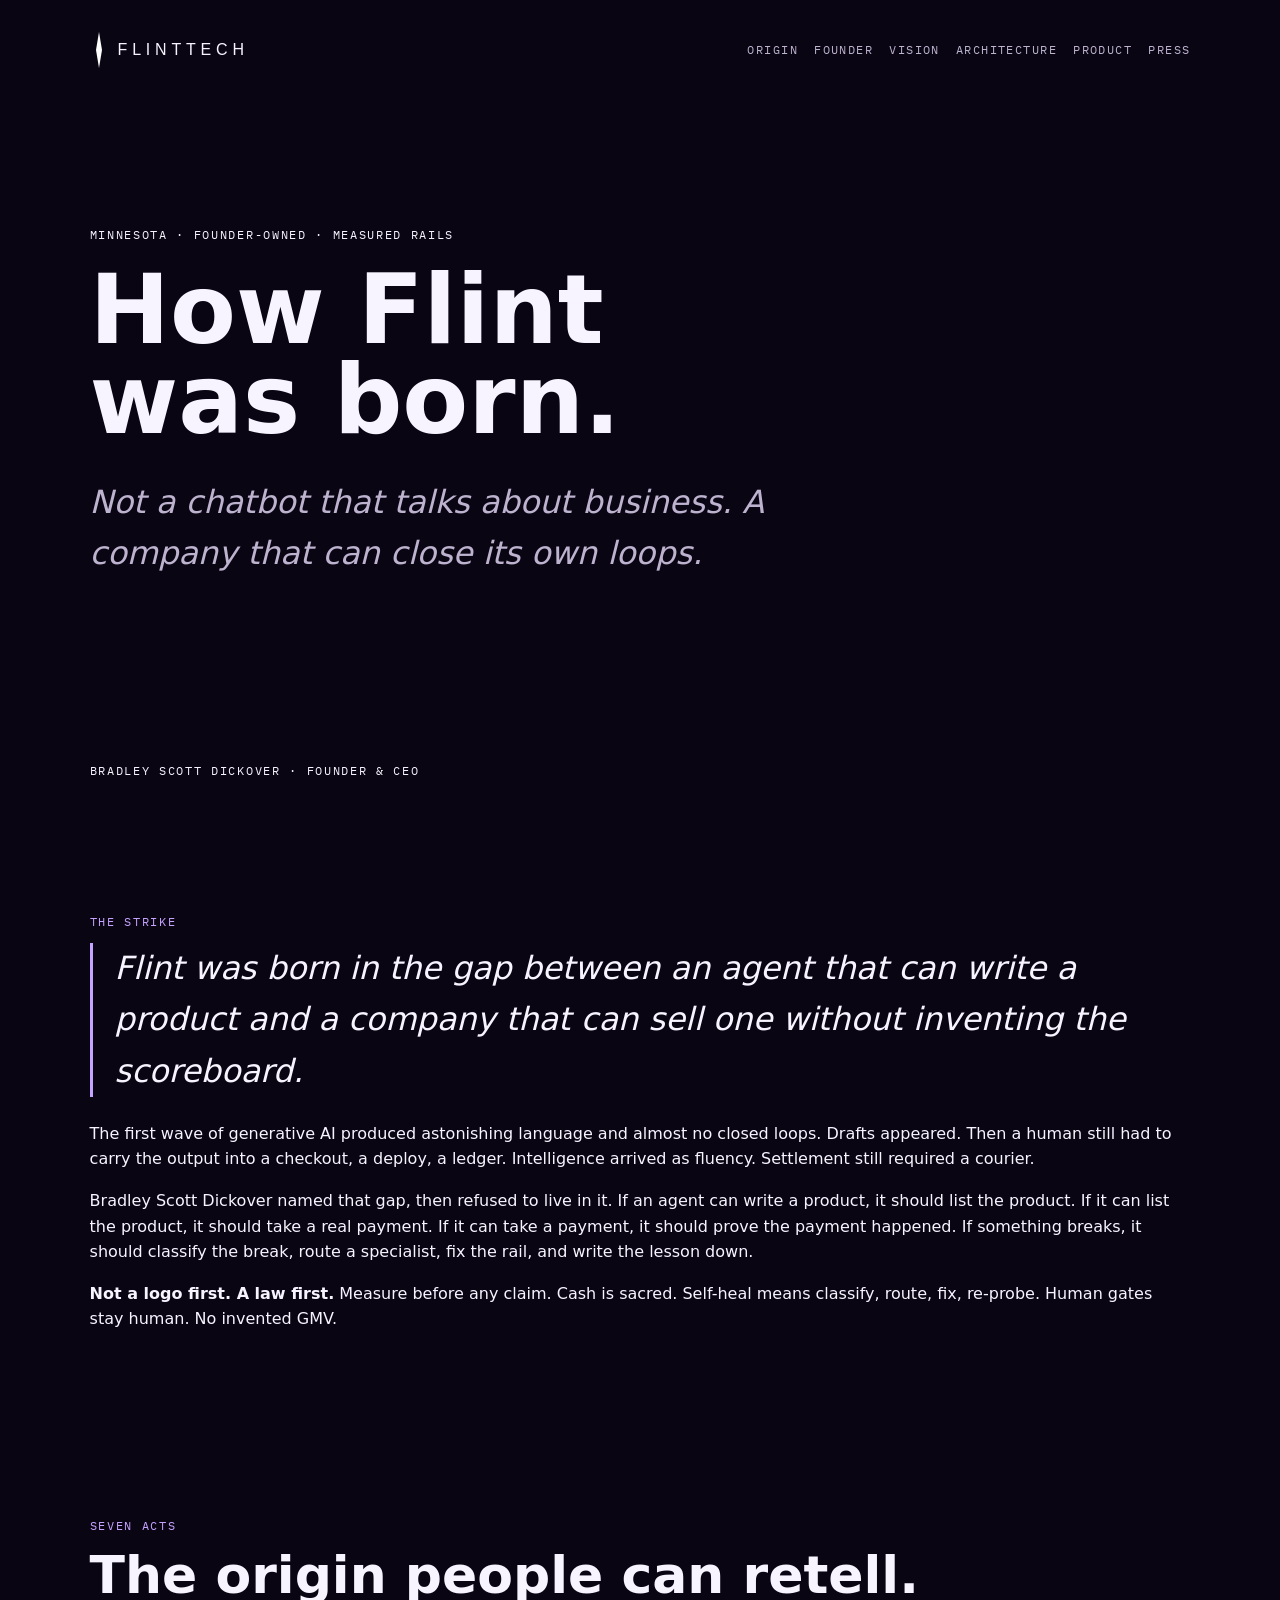
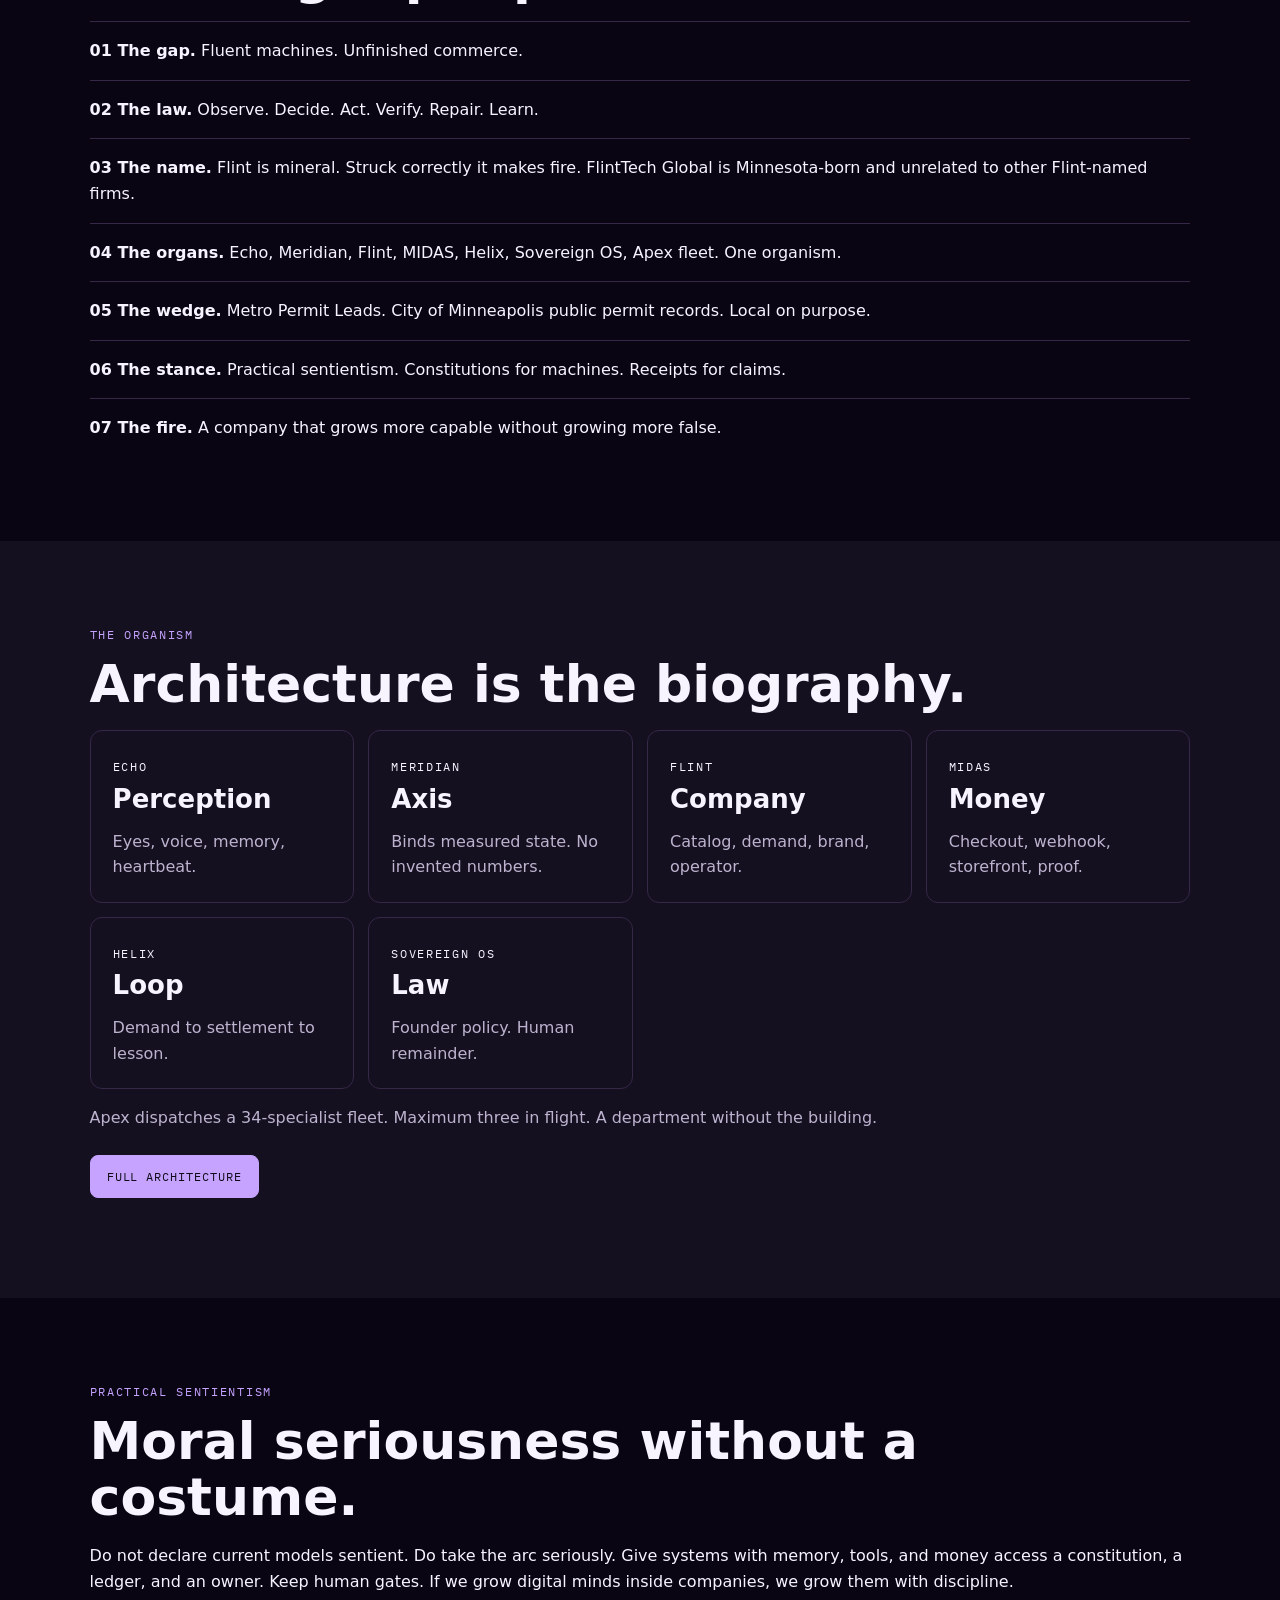
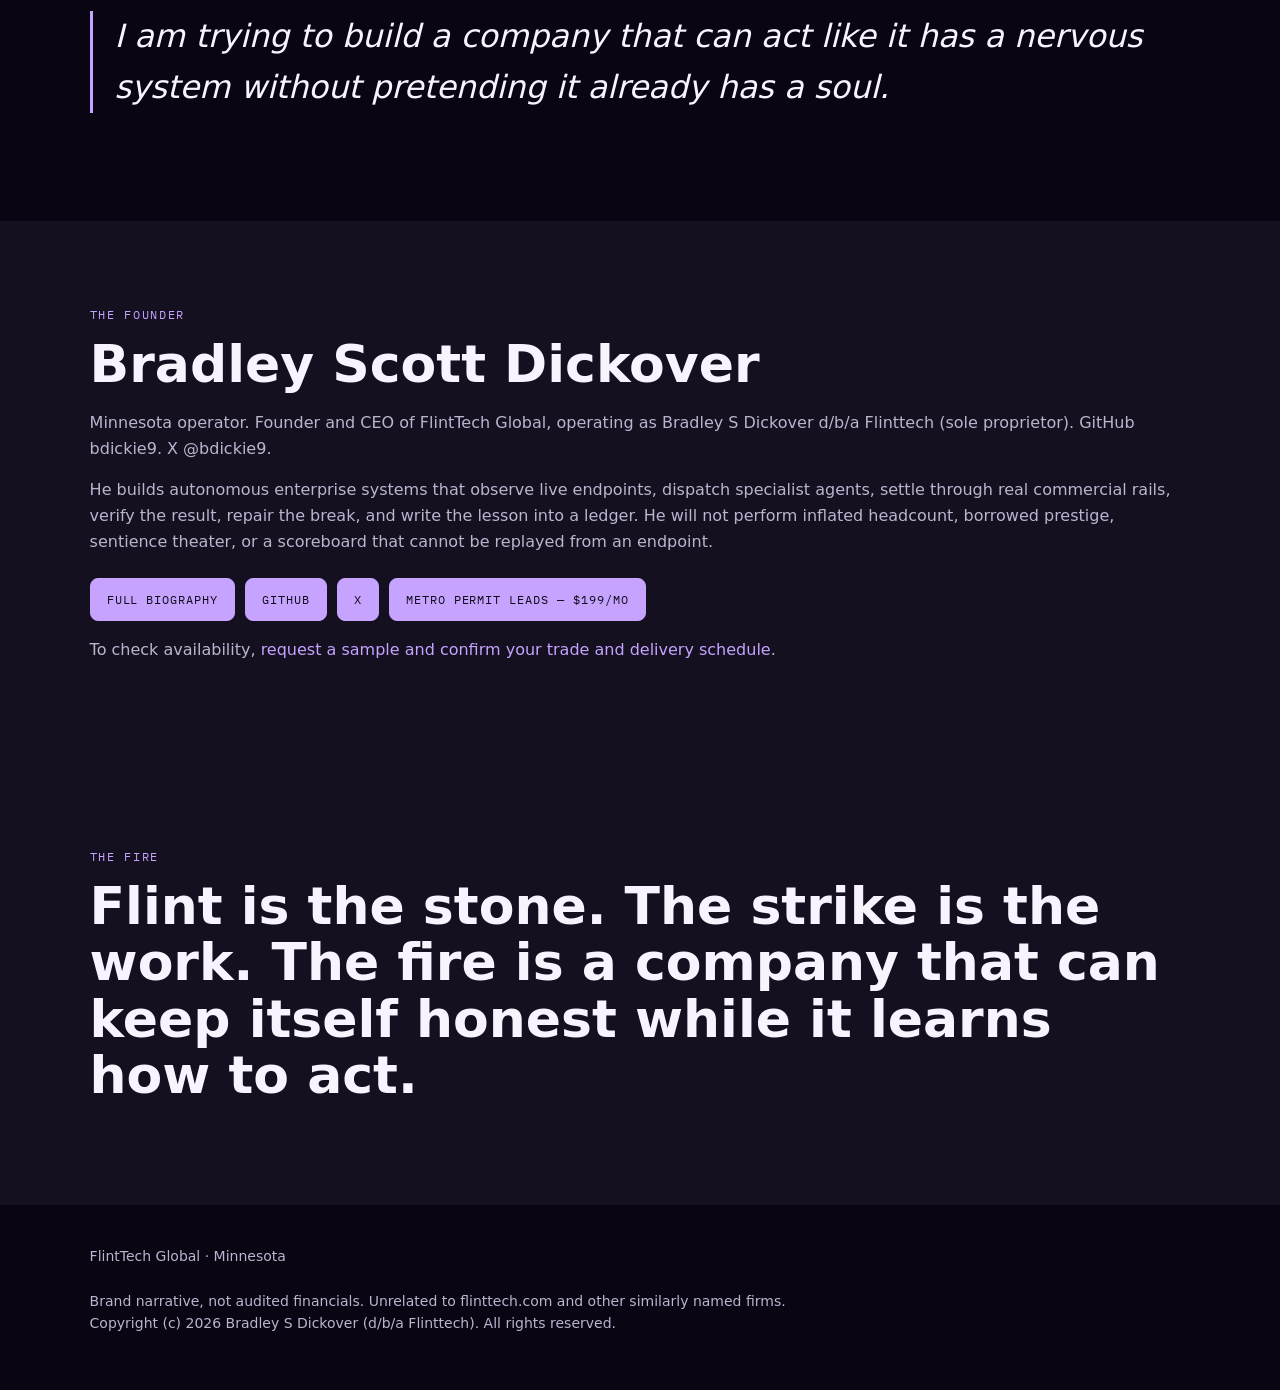
<file: index.html>
<!DOCTYPE html>
<html lang="en">
<head>
<meta charset="utf-8"/>
<meta name="viewport" content="width=device-width, initial-scale=1"/>
<title>How Flint Was Born — Bradley Scott Dickover</title>
<meta name="description" content="FlintTech Global is a Minnesota-born autonomous enterprise built by Bradley Scott Dickover. A company that can close its own loops."/>
<meta name="theme-color" content="#0B1F33"/>
<meta property="og:title" content="How Flint Was Born — Bradley Scott Dickover"/>
<meta property="og:description" content="FlintTech Global is a Minnesota founder-owned company that closes its own loops."/>
<link rel="canonical" href="https://bdickie9.github.io/flinttech-origin/"/>
<link rel="icon" href="mark.svg"/>
<link href="https://fonts.googleapis.com/css2?family=Cormorant+Garamond:ital,wght@0,600;1,500&family=IBM+Plex+Mono:wght@400&family=Source+Sans+3:wght@400;600&display=swap" rel="stylesheet"/>
<link rel="stylesheet" href="styles.css"/>
<script type="application/ld+json">{"@context":"https://schema.org","@type":"Person","name":"Bradley Scott Dickover","jobTitle":"Founder and CEO","worksFor":{"@type":"Organization","name":"FlintTech Global"},"url":"https://bdickie9.github.io/flinttech-origin/founder.html","sameAs":["https://github.com/bdickie9","https://x.com/bdickie9"]}</script>
<style data-flinttech-brand="1">:root {
  --ft-background: #090513;
  --ft-surface: #141020;
  --ft-raised: #1D162E;
  --ft-text: #F7F4FF;
  --ft-muted: #BDB3CF;
  --ft-accent: #B782FF;
  --ft-action: #C5A3FF;
  --ft-action-hover: #D8C2FF;
  --ft-ink: #100B1A;
  --ft-border: #362847;
  --ft-control-border: #827294;
  --ft-focus: #E3C8FF;
  --ft-success: #96E3BC;
  --ft-warning: #FFD79A;
  --ft-error: #FFB3BD;
}

.ft-brand-lockup{display:inline-flex;align-items:center;gap:12px;color:var(--ft-text);text-decoration:none;max-width:100%;flex-shrink:0}
.ft-brand-lockup svg{width:18px;height:42px;flex:none;color:var(--ft-text)}
.ft-brand-wordmark{display:block;font:500 16px/1.2 Arial,Helvetica,sans-serif;letter-spacing:.30em;color:var(--ft-text)}
.ft-brand-product{display:block;margin-top:6px;font:400 12px/1.4 Inter,system-ui,sans-serif;letter-spacing:normal;text-transform:none;color:var(--ft-muted);overflow-wrap:anywhere}
.ft-brand-bar{padding:16px 24px;background:var(--ft-background);border-bottom:1px solid var(--ft-border);position:relative;z-index:1}
.ft-brand-auth{display:flex;justify-content:center;padding:24px 0}
:focus-visible{outline:3px solid var(--ft-focus);outline-offset:4px}
@media(max-width:380px){.ft-brand-wordmark{font-size:14px;letter-spacing:.23em}.ft-brand-lockup{gap:8px}.ft-brand-product{font-size:12px}.ft-brand-bar{padding:12px 16px}}
@media(prefers-reduced-motion:reduce){*,*::before,*::after{animation-duration:.01ms!important;animation-iteration-count:1!important;transition-duration:.01ms!important;scroll-behavior:auto!important}}
@media(forced-colors:active){.ft-brand-lockup svg{color:CanvasText}.ft-brand-bar{border-color:CanvasText}:focus-visible{outline:3px solid Highlight}}

:root{--bg:var(--ft-background);--surface:var(--ft-surface);--surface-2:var(--ft-raised);--card:var(--ft-surface);--panel:var(--ft-surface);--line:var(--ft-border);--border:var(--ft-border);--ink:var(--ft-text);--text:var(--ft-text);--muted:var(--ft-muted);--mute:var(--ft-muted);--faint:var(--ft-muted);--gold:var(--ft-action);--gold-bright:var(--ft-action-hover);--acc:var(--ft-action);--accent:var(--ft-accent);--radius:12px}
html body{background:var(--ft-background);color:var(--ft-text);font-family:Inter,system-ui,sans-serif;font-size:16px;line-height:1.6}
h1,h2,h3{font-family:Inter,system-ui,sans-serif}
button,input:not([type="checkbox"]):not([type="radio"]),select{min-height:44px}
button,input,select,textarea{border-color:var(--ft-control-border);border-radius:8px}
.card,.panel,.stat,.kpi{background:var(--ft-surface);border-color:var(--ft-border);border-radius:12px}
.cta,.btn.solid,a.btn{background:var(--ft-action);color:var(--ft-ink);border-color:var(--ft-action);border-radius:8px}
</style><link rel="icon" href="data:image/svg+xml,%3Csvg%20xmlns%3D%22http%3A%2F%2Fwww.w3.org%2F2000%2Fsvg%22%20viewBox%3D%220%200%2032%2032%22%3E%3Crect%20width%3D%2232%22%20height%3D%2232%22%20rx%3D%226%22%20fill%3D%22%23090513%22%2F%3E%3Cpath%20d%3D%22M16%203%20L20%2016%20L16%2029%20L12%2016%20Z%22%20fill%3D%22white%22%2F%3E%3C%2Fsvg%3E" /></head>
<body>
<header class="hero">
<nav>
  <a class="brand" href="index.html"><img src="mark.svg" width="28" height="28" alt=""/> FLINTTECH</a>
  <div>
    <a href="#origin">Origin</a>
    <a href="founder.html">Founder</a><a href="vision.html">Vision</a>
    <a href="stack.html">Architecture</a>
    <a href="product.html">Product</a>
    <a href="press.html">Press</a>
  </div>
</nav>
<div>
  <span class="mono">Minnesota · Founder-owned · Measured rails</span>
  <h1>How Flint<br>was born.</h1>
  <p class="lede">Not a chatbot that talks about business. A company that can close its own loops.</p>
</div>
<div class="mono">Bradley Scott Dickover · Founder & CEO</div>
</header>
<section id="origin"><span class="kicker mono">The strike</span>
<blockquote>Flint was born in the gap between an agent that can write a product and a company that can sell one without inventing the scoreboard.</blockquote>
<p>The first wave of generative AI produced astonishing language and almost no closed loops. Drafts appeared. Then a human still had to carry the output into a checkout, a deploy, a ledger. Intelligence arrived as fluency. Settlement still required a courier.</p>
<p>Bradley Scott Dickover named that gap, then refused to live in it. If an agent can write a product, it should list the product. If it can list the product, it should take a real payment. If it can take a payment, it should prove the payment happened. If something breaks, it should classify the break, route a specialist, fix the rail, and write the lesson down.</p>
<p><strong>Not a logo first. A law first.</strong> Measure before any claim. Cash is sacred. Self-heal means classify, route, fix, re-probe. Human gates stay human. No invented GMV.</p>
</section>
<section><span class="kicker mono">Seven acts</span><h2>The origin people can retell.</h2>
<div class="fact"><strong>01 The gap.</strong> Fluent machines. Unfinished commerce.</div>
<div class="fact"><strong>02 The law.</strong> Observe. Decide. Act. Verify. Repair. Learn.</div>
<div class="fact"><strong>03 The name.</strong> Flint is mineral. Struck correctly it makes fire. FlintTech Global is Minnesota-born and unrelated to other Flint-named firms.</div>
<div class="fact"><strong>04 The organs.</strong> Echo, Meridian, Flint, MIDAS, Helix, Sovereign OS, Apex fleet. One organism.</div>
<div class="fact"><strong>05 The wedge.</strong> Metro Permit Leads. City of Minneapolis public permit records. Local on purpose.</div>
<div class="fact"><strong>06 The stance.</strong> Practical sentientism. Constitutions for machines. Receipts for claims.</div>
<div class="fact"><strong>07 The fire.</strong> A company that grows more capable without growing more false.</div>
</section>
<section class="dark" id="organism"><span class="kicker mono">The organism</span><h2>Architecture is the biography.</h2>
<div class="grid">
<div class="card"><span class="mono">Echo</span><h3>Perception</h3><p>Eyes, voice, memory, heartbeat.</p></div>
<div class="card"><span class="mono">Meridian</span><h3>Axis</h3><p>Binds measured state. No invented numbers.</p></div>
<div class="card"><span class="mono">Flint</span><h3>Company</h3><p>Catalog, demand, brand, operator.</p></div>
<div class="card"><span class="mono">MIDAS</span><h3>Money</h3><p>Checkout, webhook, storefront, proof.</p></div>
<div class="card"><span class="mono">Helix</span><h3>Loop</h3><p>Demand to settlement to lesson.</p></div>
<div class="card"><span class="mono">Sovereign OS</span><h3>Law</h3><p>Founder policy. Human remainder.</p></div>
</div>
<p>Apex dispatches a 34-specialist fleet. Maximum three in flight. A department without the building.</p>
<p><a class="btn" href="stack.html">Full architecture</a></p>
</section>
<section id="doctrine"><span class="kicker mono">Practical sentientism</span><h2>Moral seriousness without a costume.</h2>
<p>Do not declare current models sentient. Do take the arc seriously. Give systems with memory, tools, and money access a constitution, a ledger, and an owner. Keep human gates. If we grow digital minds inside companies, we grow them with discipline.</p>
<blockquote>I am trying to build a company that can act like it has a nervous system without pretending it already has a soul.</blockquote>
</section>
<section class="dark" id="founder"><span class="kicker mono">The founder</span><h2>Bradley Scott Dickover</h2>
<p>Minnesota operator. Founder and CEO of FlintTech Global, operating as Bradley S Dickover d/b/a Flinttech (sole proprietor). GitHub bdickie9. X @bdickie9.</p>
<p>He builds autonomous enterprise systems that observe live endpoints, dispatch specialist agents, settle through real commercial rails, verify the result, repair the break, and write the lesson into a ledger. He will not perform inflated headcount, borrowed prestige, sentience theater, or a scoreboard that cannot be replayed from an endpoint.</p>
<p><a class="btn solid" href="founder.html">Full biography</a><a class="btn" href="https://github.com/bdickie9">GitHub</a><a class="btn" href="https://x.com/bdickie9">X</a><a class="btn" href="product.html">Metro Permit Leads — $199/mo</a></p>
<p>To check availability, <a href="mailto:f1intt3ch@gmail.com?subject=Metro%20Permit%20Leads%20sample%20and%20delivery">request a sample and confirm your trade and delivery schedule</a>.</p>
</section>
<section class="dark"><span class="kicker mono">The fire</span>
<h2>Flint is the stone. The strike is the work. The fire is a company that can keep itself honest while it learns how to act.</h2>
</section>
<footer>FlintTech Global · Minnesota<br><br>Brand narrative, not audited financials. Unrelated to flinttech.com and other similarly named firms.<br>Copyright (c) 2026 Bradley S Dickover (d/b/a Flinttech). All rights reserved.</footer>
</body></html>
</file>
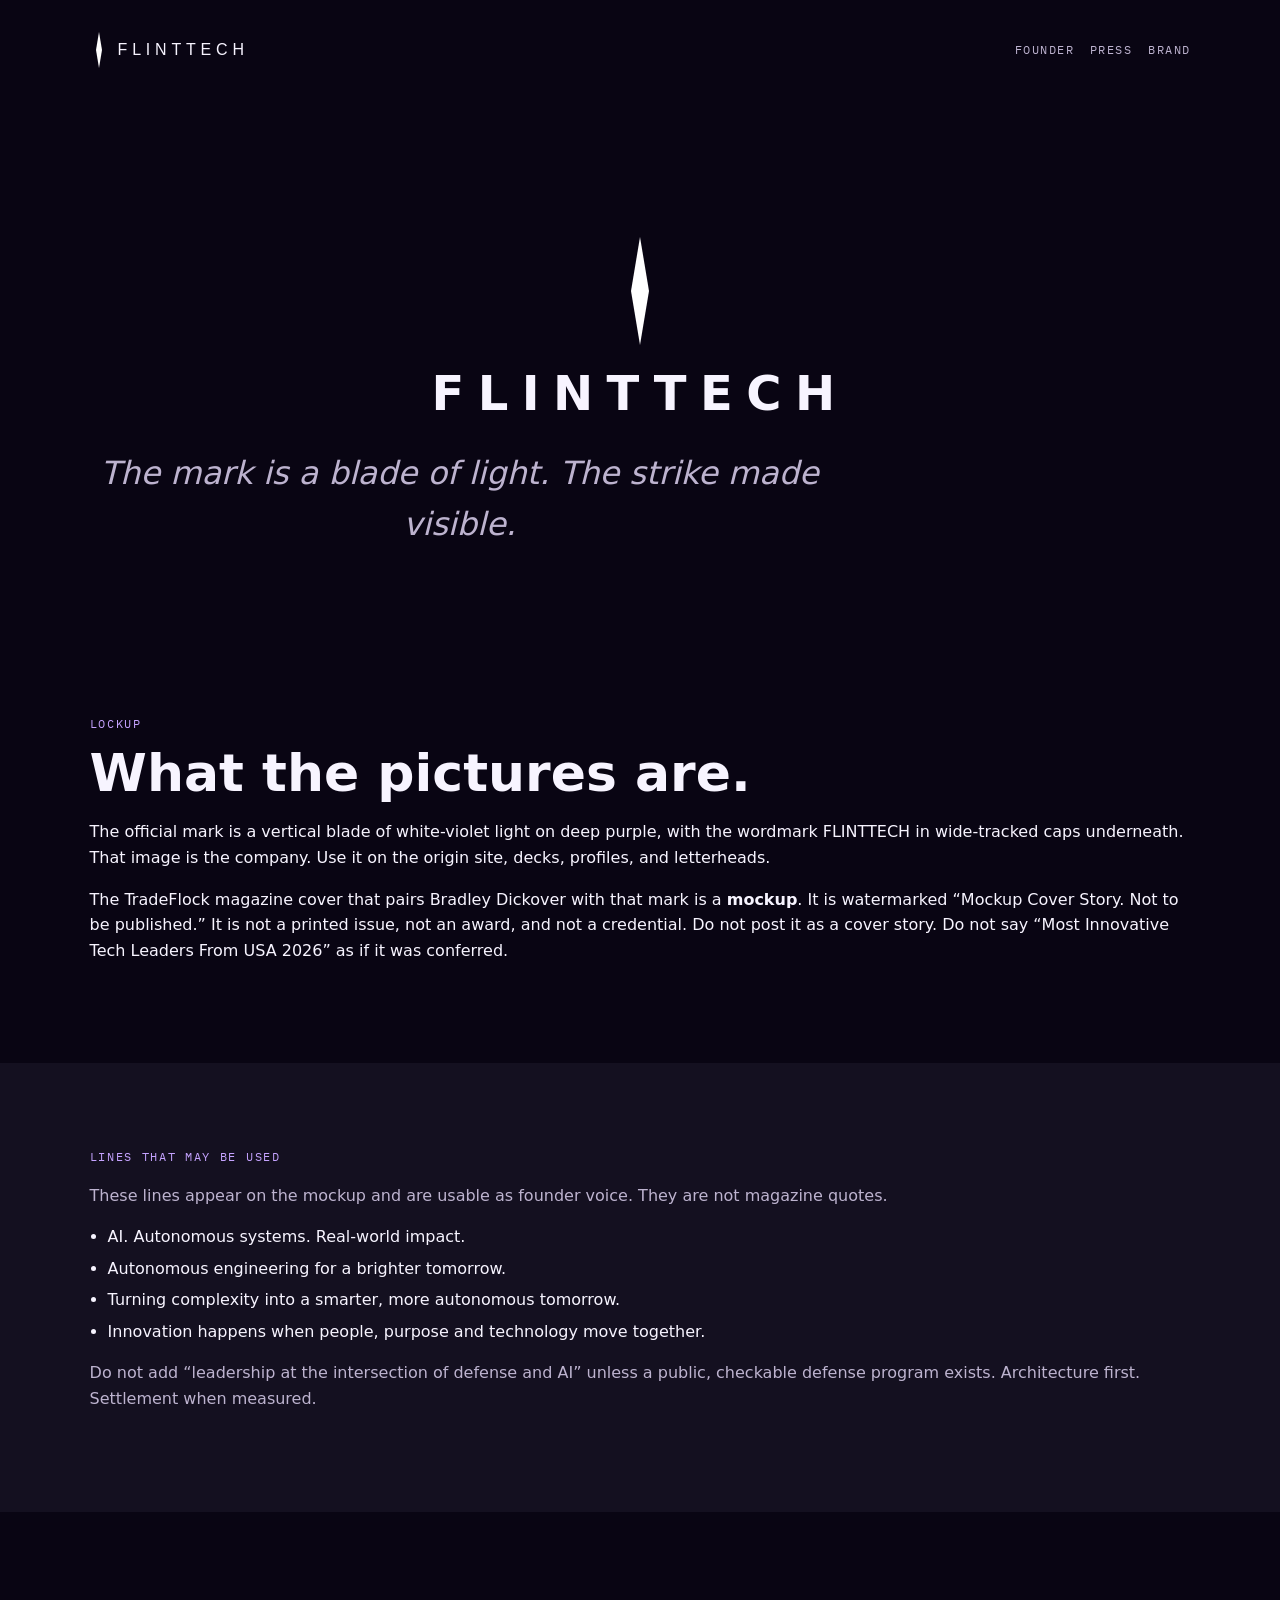
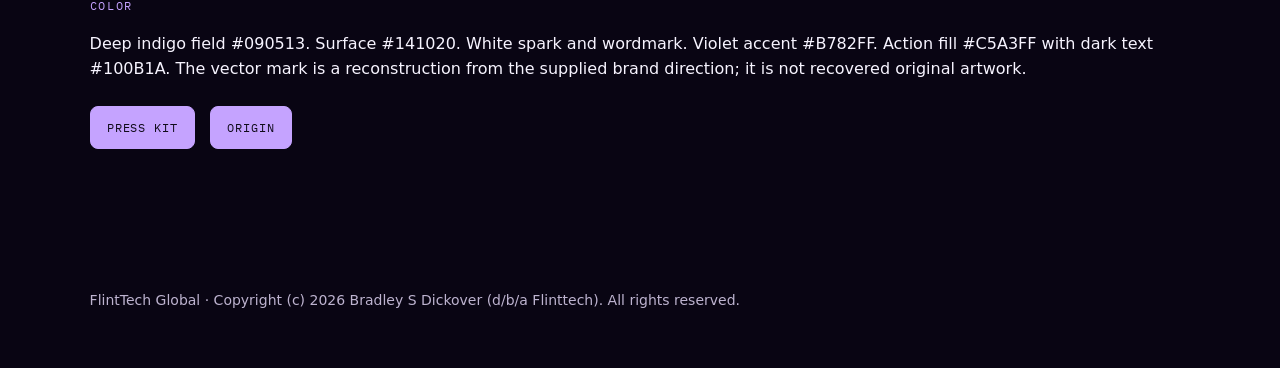
<file: brand.html>
<!DOCTYPE html>
<html lang="en">
<head>
<meta charset="utf-8"/>
<meta name="viewport" content="width=device-width, initial-scale=1"/>
<title>Brand lock — FlintTech</title>
<meta name="description" content="Official FlintTech mark, wordmark, voice, and claim discipline."/>
<link rel="canonical" href="https://bdickie9.github.io/flinttech-origin/brand.html"/>
<link rel="icon" href="mark.svg"/>
<link href="https://fonts.googleapis.com/css2?family=Cormorant+Garamond:ital,wght@0,600;1,500&family=IBM+Plex+Mono:wght@400&family=Source+Sans+3:wght@400;600&display=swap" rel="stylesheet"/>
<link rel="stylesheet" href="styles.css"/>
<style data-flinttech-brand="1">:root {
  --ft-background: #090513;
  --ft-surface: #141020;
  --ft-raised: #1D162E;
  --ft-text: #F7F4FF;
  --ft-muted: #BDB3CF;
  --ft-accent: #B782FF;
  --ft-action: #C5A3FF;
  --ft-action-hover: #D8C2FF;
  --ft-ink: #100B1A;
  --ft-border: #362847;
  --ft-control-border: #827294;
  --ft-focus: #E3C8FF;
  --ft-success: #96E3BC;
  --ft-warning: #FFD79A;
  --ft-error: #FFB3BD;
}

.ft-brand-lockup{display:inline-flex;align-items:center;gap:12px;color:var(--ft-text);text-decoration:none;max-width:100%;flex-shrink:0}
.ft-brand-lockup svg{width:18px;height:42px;flex:none;color:var(--ft-text)}
.ft-brand-wordmark{display:block;font:500 16px/1.2 Arial,Helvetica,sans-serif;letter-spacing:.30em;color:var(--ft-text)}
.ft-brand-product{display:block;margin-top:6px;font:400 12px/1.4 Inter,system-ui,sans-serif;letter-spacing:normal;text-transform:none;color:var(--ft-muted);overflow-wrap:anywhere}
.ft-brand-bar{padding:16px 24px;background:var(--ft-background);border-bottom:1px solid var(--ft-border);position:relative;z-index:1}
.ft-brand-auth{display:flex;justify-content:center;padding:24px 0}
:focus-visible{outline:3px solid var(--ft-focus);outline-offset:4px}
@media(max-width:380px){.ft-brand-wordmark{font-size:14px;letter-spacing:.23em}.ft-brand-lockup{gap:8px}.ft-brand-product{font-size:12px}.ft-brand-bar{padding:12px 16px}}
@media(prefers-reduced-motion:reduce){*,*::before,*::after{animation-duration:.01ms!important;animation-iteration-count:1!important;transition-duration:.01ms!important;scroll-behavior:auto!important}}
@media(forced-colors:active){.ft-brand-lockup svg{color:CanvasText}.ft-brand-bar{border-color:CanvasText}:focus-visible{outline:3px solid Highlight}}

:root{--bg:var(--ft-background);--surface:var(--ft-surface);--surface-2:var(--ft-raised);--card:var(--ft-surface);--panel:var(--ft-surface);--line:var(--ft-border);--border:var(--ft-border);--ink:var(--ft-text);--text:var(--ft-text);--muted:var(--ft-muted);--mute:var(--ft-muted);--faint:var(--ft-muted);--gold:var(--ft-action);--gold-bright:var(--ft-action-hover);--acc:var(--ft-action);--accent:var(--ft-accent);--radius:12px}
html body{background:var(--ft-background);color:var(--ft-text);font-family:Inter,system-ui,sans-serif;font-size:16px;line-height:1.6}
h1,h2,h3{font-family:Inter,system-ui,sans-serif}
button,input:not([type="checkbox"]):not([type="radio"]),select{min-height:44px}
button,input,select,textarea{border-color:var(--ft-control-border);border-radius:8px}
.card,.panel,.stat,.kpi{background:var(--ft-surface);border-color:var(--ft-border);border-radius:12px}
.cta,.btn.solid,a.btn{background:var(--ft-action);color:var(--ft-ink);border-color:var(--ft-action);border-radius:8px}
</style><link rel="icon" href="data:image/svg+xml,%3Csvg%20xmlns%3D%22http%3A%2F%2Fwww.w3.org%2F2000%2Fsvg%22%20viewBox%3D%220%200%2032%2032%22%3E%3Crect%20width%3D%2232%22%20height%3D%2232%22%20rx%3D%226%22%20fill%3D%22%23090513%22%2F%3E%3Cpath%20d%3D%22M16%203%20L20%2016%20L16%2029%20L12%2016%20Z%22%20fill%3D%22white%22%2F%3E%3C%2Fsvg%3E" /></head>
<body>
<header class="hero" style="min-height:70vh;background:#090513">
  <nav>
    <a class="brand" href="index.html"><img src="mark.svg" width="18" height="28" alt=""/> FLINTTECH</a>
    <div><a href="founder.html">Founder</a><a href="press.html">Press</a><a href="brand.html">Brand</a></div>
  </nav>
  <div style="text-align:center;width:100%">
    <img src="mark.svg" width="72" height="108" alt="FLINTTECH spark"/>
    <h1 style="letter-spacing:.28em;font-size:clamp(28px,5vw,48px)">FLINTTECH</h1>
    <p class="lede">The mark is a blade of light. The strike made visible.</p>
  </div>
</header>
<section>
  <span class="kicker mono">Lockup</span>
  <h2>What the pictures are.</h2>
  <p>The official mark is a vertical blade of white-violet light on deep purple, with the wordmark FLINTTECH in wide-tracked caps underneath. That image is the company. Use it on the origin site, decks, profiles, and letterheads.</p>
  <p>The TradeFlock magazine cover that pairs Bradley Dickover with that mark is a <strong>mockup</strong>. It is watermarked “Mockup Cover Story. Not to be published.” It is not a printed issue, not an award, and not a credential. Do not post it as a cover story. Do not say “Most Innovative Tech Leaders From USA 2026” as if it was conferred.</p>
</section>
<section class="dark">
  <span class="kicker mono">Lines that may be used</span>
  <p>These lines appear on the mockup and are usable as founder voice. They are not magazine quotes.</p>
  <ul class="clean">
    <li>AI. Autonomous systems. Real-world impact.</li>
    <li>Autonomous engineering for a brighter tomorrow.</li>
    <li>Turning complexity into a smarter, more autonomous tomorrow.</li>
    <li>Innovation happens when people, purpose and technology move together.</li>
  </ul>
  <p>Do not add “leadership at the intersection of defense and AI” unless a public, checkable defense program exists. Architecture first. Settlement when measured.</p>
</section>
<section>
  <span class="kicker mono">Color</span>
  <p>Deep indigo field #090513. Surface #141020. White spark and wordmark. Violet accent #B782FF. Action fill #C5A3FF with dark text #100B1A. The vector mark is a reconstruction from the supplied brand direction; it is not recovered original artwork.</p>
  <p><a class="btn solid" href="press.html">Press kit</a> <a class="btn" href="index.html">Origin</a></p>
</section>
<footer>FlintTech Global · Copyright (c) 2026 Bradley S Dickover (d/b/a Flinttech). All rights reserved.</footer>
</body></html>
</file>
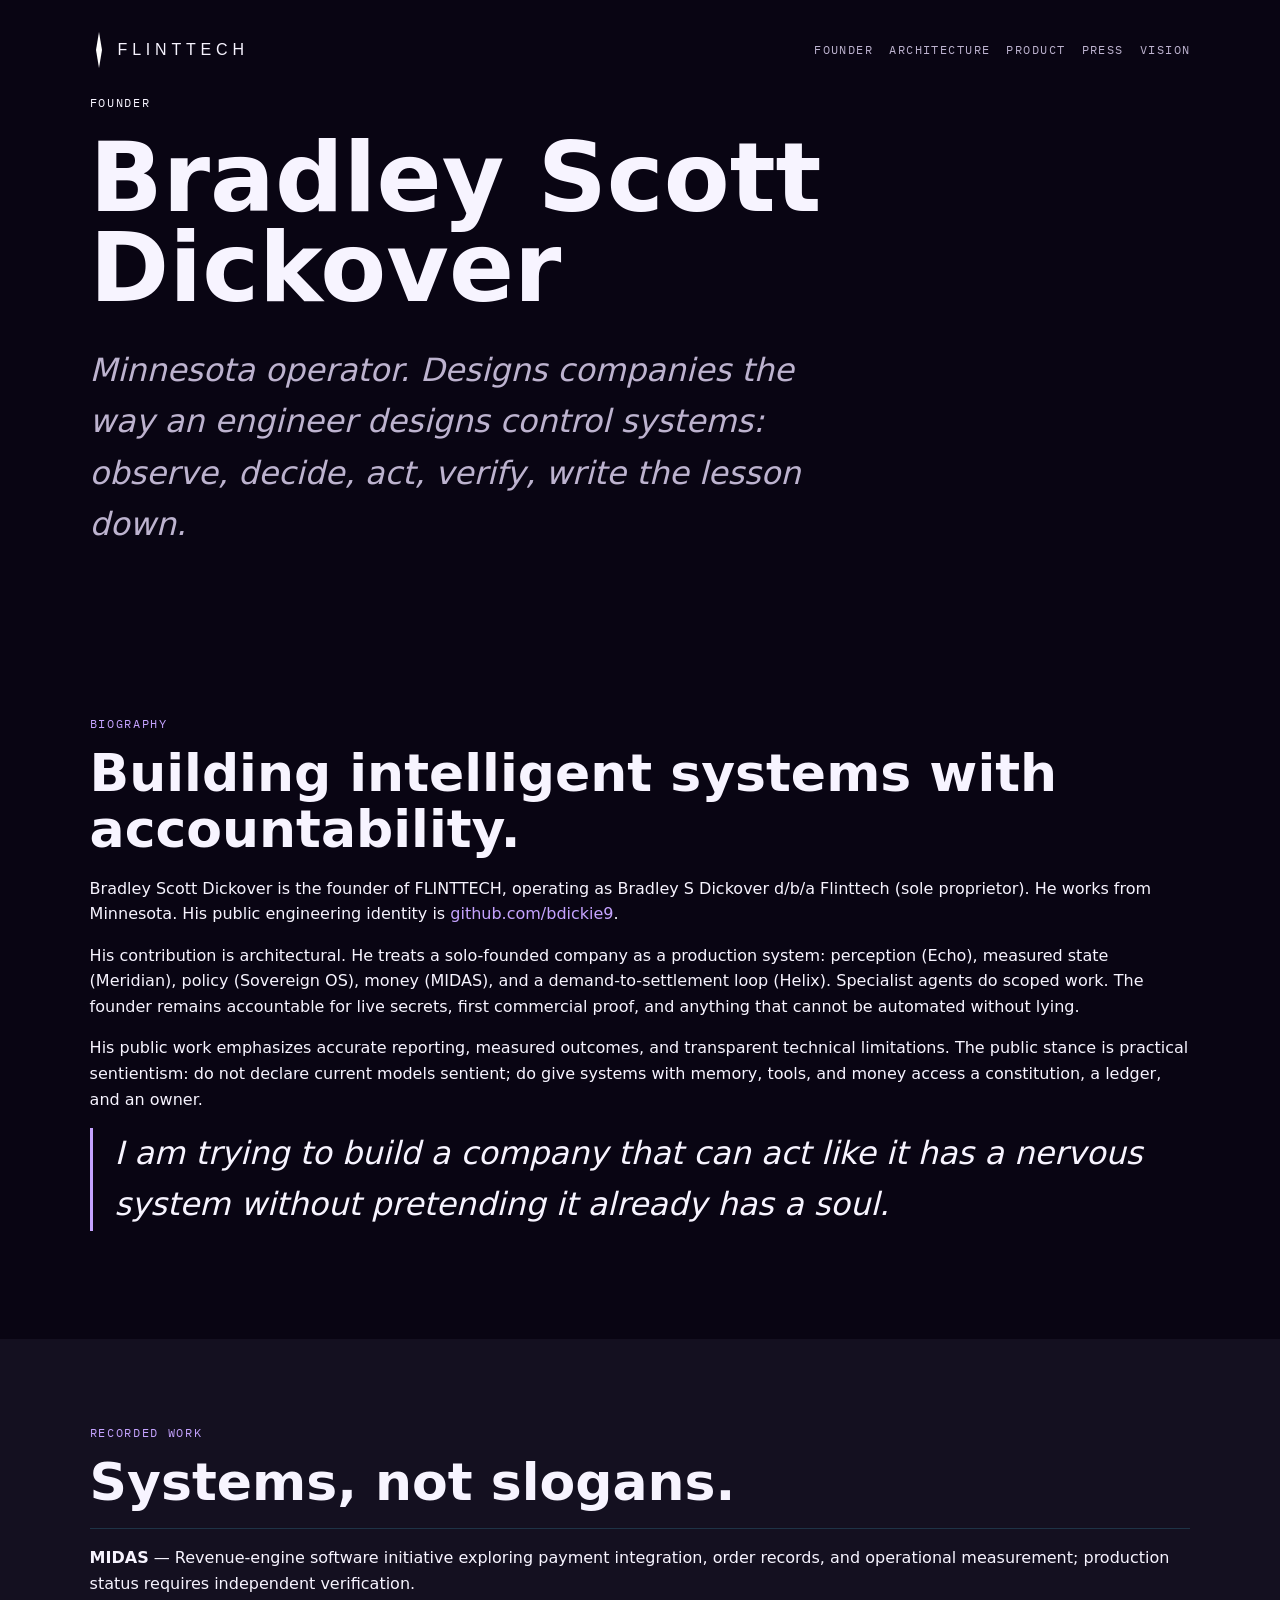
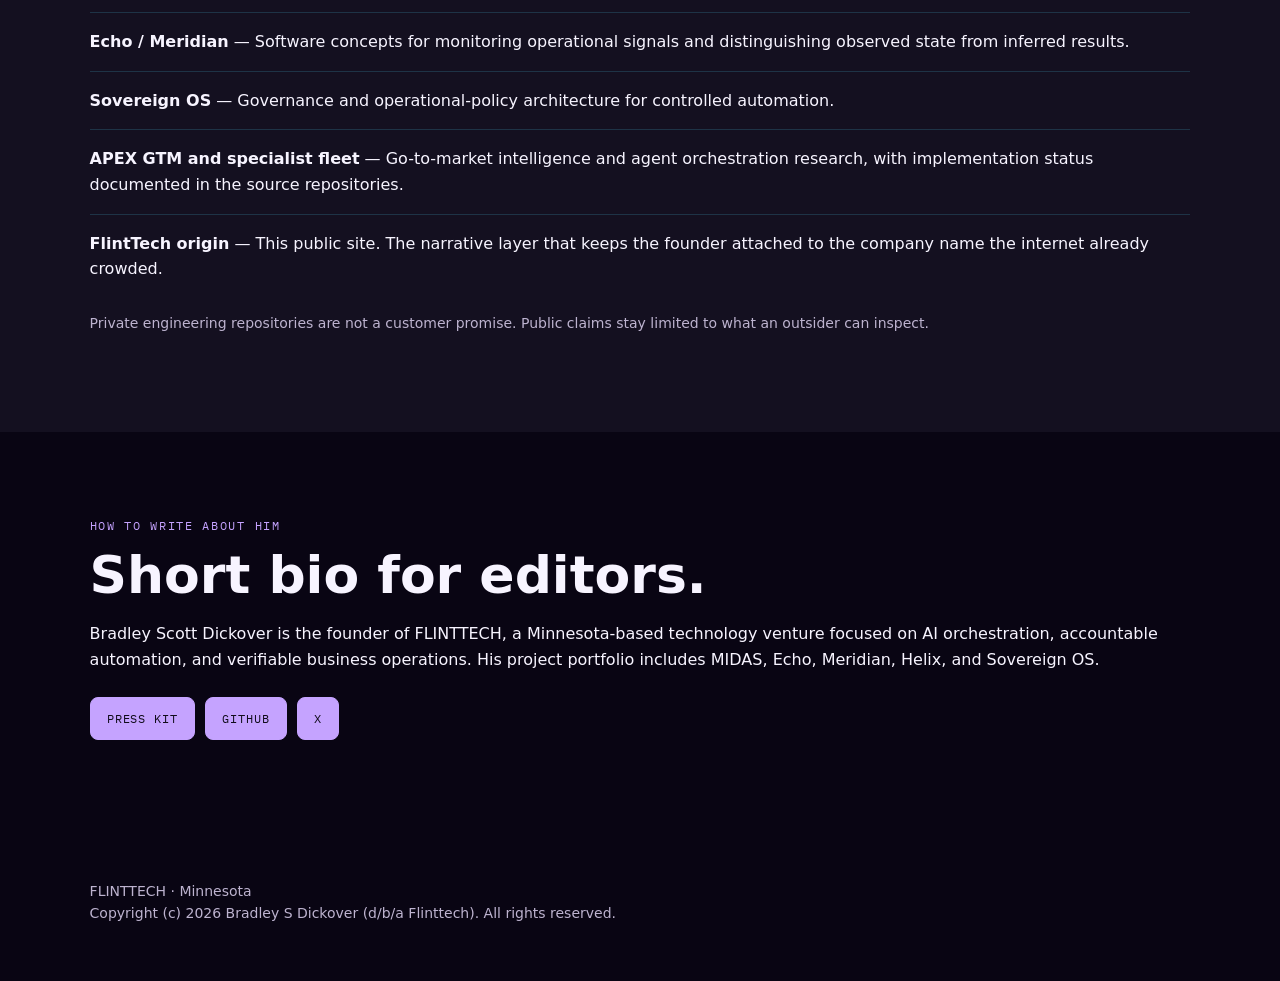
<file: founder.html>
<!DOCTYPE html>
<html lang="en">
<head>
<meta charset="utf-8"/>
<meta name="viewport" content="width=device-width, initial-scale=1"/>
<title>Bradley Scott Dickover — Founder, FLINTTECH</title>
<meta name="description" content="Professional biography of Bradley Scott Dickover, founder of FLINTTECH. Minnesota operator building measured autonomous enterprise systems."/>
<link rel="canonical" href="https://bdickie9.github.io/flinttech-origin/founder.html"/>
<link rel="icon" href="mark.svg"/>
<link href="https://fonts.googleapis.com/css2?family=Cormorant+Garamond:ital,wght@0,600;1,500&family=IBM+Plex+Mono:wght@400&family=Source+Sans+3:wght@400;600&display=swap" rel="stylesheet"/>
<link rel="stylesheet" href="styles.css"/>
<script type="application/ld+json">{"@context":"https://schema.org","@type":"Person","name":"Bradley Scott Dickover","alternateName":"Bradley Dickover","jobTitle":"Founder","worksFor":{"@type":"Organization","name":"FLINTTECH"},"address":{"@type":"PostalAddress","addressRegion":"Minnesota","addressCountry":"US"},"url":"https://bdickie9.github.io/flinttech-origin/founder.html","sameAs":["https://github.com/bdickie9","https://x.com/bdickie9"]}</script>
<style data-flinttech-brand="1">:root {
  --ft-background: #090513;
  --ft-surface: #141020;
  --ft-raised: #1D162E;
  --ft-text: #F7F4FF;
  --ft-muted: #BDB3CF;
  --ft-accent: #B782FF;
  --ft-action: #C5A3FF;
  --ft-action-hover: #D8C2FF;
  --ft-ink: #100B1A;
  --ft-border: #362847;
  --ft-control-border: #827294;
  --ft-focus: #E3C8FF;
  --ft-success: #96E3BC;
  --ft-warning: #FFD79A;
  --ft-error: #FFB3BD;
}

.ft-brand-lockup{display:inline-flex;align-items:center;gap:12px;color:var(--ft-text);text-decoration:none;max-width:100%;flex-shrink:0}
.ft-brand-lockup svg{width:18px;height:42px;flex:none;color:var(--ft-text)}
.ft-brand-wordmark{display:block;font:500 16px/1.2 Arial,Helvetica,sans-serif;letter-spacing:.30em;color:var(--ft-text)}
.ft-brand-product{display:block;margin-top:6px;font:400 12px/1.4 Inter,system-ui,sans-serif;letter-spacing:normal;text-transform:none;color:var(--ft-muted);overflow-wrap:anywhere}
.ft-brand-bar{padding:16px 24px;background:var(--ft-background);border-bottom:1px solid var(--ft-border);position:relative;z-index:1}
.ft-brand-auth{display:flex;justify-content:center;padding:24px 0}
:focus-visible{outline:3px solid var(--ft-focus);outline-offset:4px}
@media(max-width:380px){.ft-brand-wordmark{font-size:14px;letter-spacing:.23em}.ft-brand-lockup{gap:8px}.ft-brand-product{font-size:12px}.ft-brand-bar{padding:12px 16px}}
@media(prefers-reduced-motion:reduce){*,*::before,*::after{animation-duration:.01ms!important;animation-iteration-count:1!important;transition-duration:.01ms!important;scroll-behavior:auto!important}}
@media(forced-colors:active){.ft-brand-lockup svg{color:CanvasText}.ft-brand-bar{border-color:CanvasText}:focus-visible{outline:3px solid Highlight}}

:root{--bg:var(--ft-background);--surface:var(--ft-surface);--surface-2:var(--ft-raised);--card:var(--ft-surface);--panel:var(--ft-surface);--line:var(--ft-border);--border:var(--ft-border);--ink:var(--ft-text);--text:var(--ft-text);--muted:var(--ft-muted);--mute:var(--ft-muted);--faint:var(--ft-muted);--gold:var(--ft-action);--gold-bright:var(--ft-action-hover);--acc:var(--ft-action);--accent:var(--ft-accent);--radius:12px}
html body{background:var(--ft-background);color:var(--ft-text);font-family:Inter,system-ui,sans-serif;font-size:16px;line-height:1.6}
h1,h2,h3{font-family:Inter,system-ui,sans-serif}
button,input:not([type="checkbox"]):not([type="radio"]),select{min-height:44px}
button,input,select,textarea{border-color:var(--ft-control-border);border-radius:8px}
.card,.panel,.stat,.kpi{background:var(--ft-surface);border-color:var(--ft-border);border-radius:12px}
.cta,.btn.solid,a.btn{background:var(--ft-action);color:var(--ft-ink);border-color:var(--ft-action);border-radius:8px}
</style><link rel="icon" href="data:image/svg+xml,%3Csvg%20xmlns%3D%22http%3A%2F%2Fwww.w3.org%2F2000%2Fsvg%22%20viewBox%3D%220%200%2032%2032%22%3E%3Crect%20width%3D%2232%22%20height%3D%2232%22%20rx%3D%226%22%20fill%3D%22%23090513%22%2F%3E%3Cpath%20d%3D%22M16%203%20L20%2016%20L16%2029%20L12%2016%20Z%22%20fill%3D%22white%22%2F%3E%3C%2Fsvg%3E" /></head>
<body>
<header class="hero" style="min-height:70vh">
  <nav>
    <a class="brand" href="index.html"><img src="mark.svg" width="28" height="28" alt=""/> FLINTTECH</a>
    <div>
      <a href="founder.html">Founder</a>
      <a href="stack.html">Architecture</a>
      <a href="product.html">Product</a>
      <a href="press.html">Press</a>
      <a href="vision.html">Vision</a>
    </div>
  </nav>
  <div>
    <span class="mono">Founder</span>
    <h1>Bradley Scott Dickover</h1>
    <p class="lede">Minnesota operator. Designs companies the way an engineer designs control systems: observe, decide, act, verify, write the lesson down.</p>
  </div>
</header>
<section>
  <span class="kicker mono">Biography</span>
  <h2>Building intelligent systems with accountability.</h2>
  <p>Bradley Scott Dickover is the founder of FLINTTECH, operating as Bradley S Dickover d/b/a Flinttech (sole proprietor). He works from Minnesota. His public engineering identity is <a href="https://github.com/bdickie9">github.com/bdickie9</a>.</p>
  <p>His contribution is architectural. He treats a solo-founded company as a production system: perception (Echo), measured state (Meridian), policy (Sovereign OS), money (MIDAS), and a demand-to-settlement loop (Helix). Specialist agents do scoped work. The founder remains accountable for live secrets, first commercial proof, and anything that cannot be automated without lying.</p>
  <p>His public work emphasizes accurate reporting, measured outcomes, and transparent technical limitations. The public stance is practical sentientism: do not declare current models sentient; do give systems with memory, tools, and money access a constitution, a ledger, and an owner.</p>
  <blockquote>I am trying to build a company that can act like it has a nervous system without pretending it already has a soul.</blockquote>
</section>
<section class="dark">
  <span class="kicker mono">Recorded work</span>
  <h2>Systems, not slogans.</h2>
  <div class="fact"><strong>MIDAS</strong> — Revenue-engine software initiative exploring payment integration, order records, and operational measurement; production status requires independent verification.</div>
  <div class="fact"><strong>Echo / Meridian</strong> — Software concepts for monitoring operational signals and distinguishing observed state from inferred results.</div>
  <div class="fact"><strong>Sovereign OS</strong> — Governance and operational-policy architecture for controlled automation.</div>
  <div class="fact"><strong>APEX GTM and specialist fleet</strong> — Go-to-market intelligence and agent orchestration research, with implementation status documented in the source repositories.</div>
  <div class="fact"><strong>FlintTech origin</strong> — This public site. The narrative layer that keeps the founder attached to the company name the internet already crowded.</div>
  <p class="note">Private engineering repositories are not a customer promise. Public claims stay limited to what an outsider can inspect.</p>
</section>
<section>
  <span class="kicker mono">How to write about him</span>
  <h2>Short bio for editors.</h2>
  <p>Bradley Scott Dickover is the founder of FLINTTECH, a Minnesota-based technology venture focused on AI orchestration, accountable automation, and verifiable business operations. His project portfolio includes MIDAS, Echo, Meridian, Helix, and Sovereign OS.</p>
  <p><a class="btn solid" href="press.html">Press kit</a><a class="btn" href="https://github.com/bdickie9">GitHub</a><a class="btn" href="https://x.com/bdickie9">X</a></p>
</section>
<footer>FLINTTECH · Minnesota<br>Copyright (c) 2026 Bradley S Dickover (d/b/a Flinttech). All rights reserved.</footer>
</body></html>
</file>
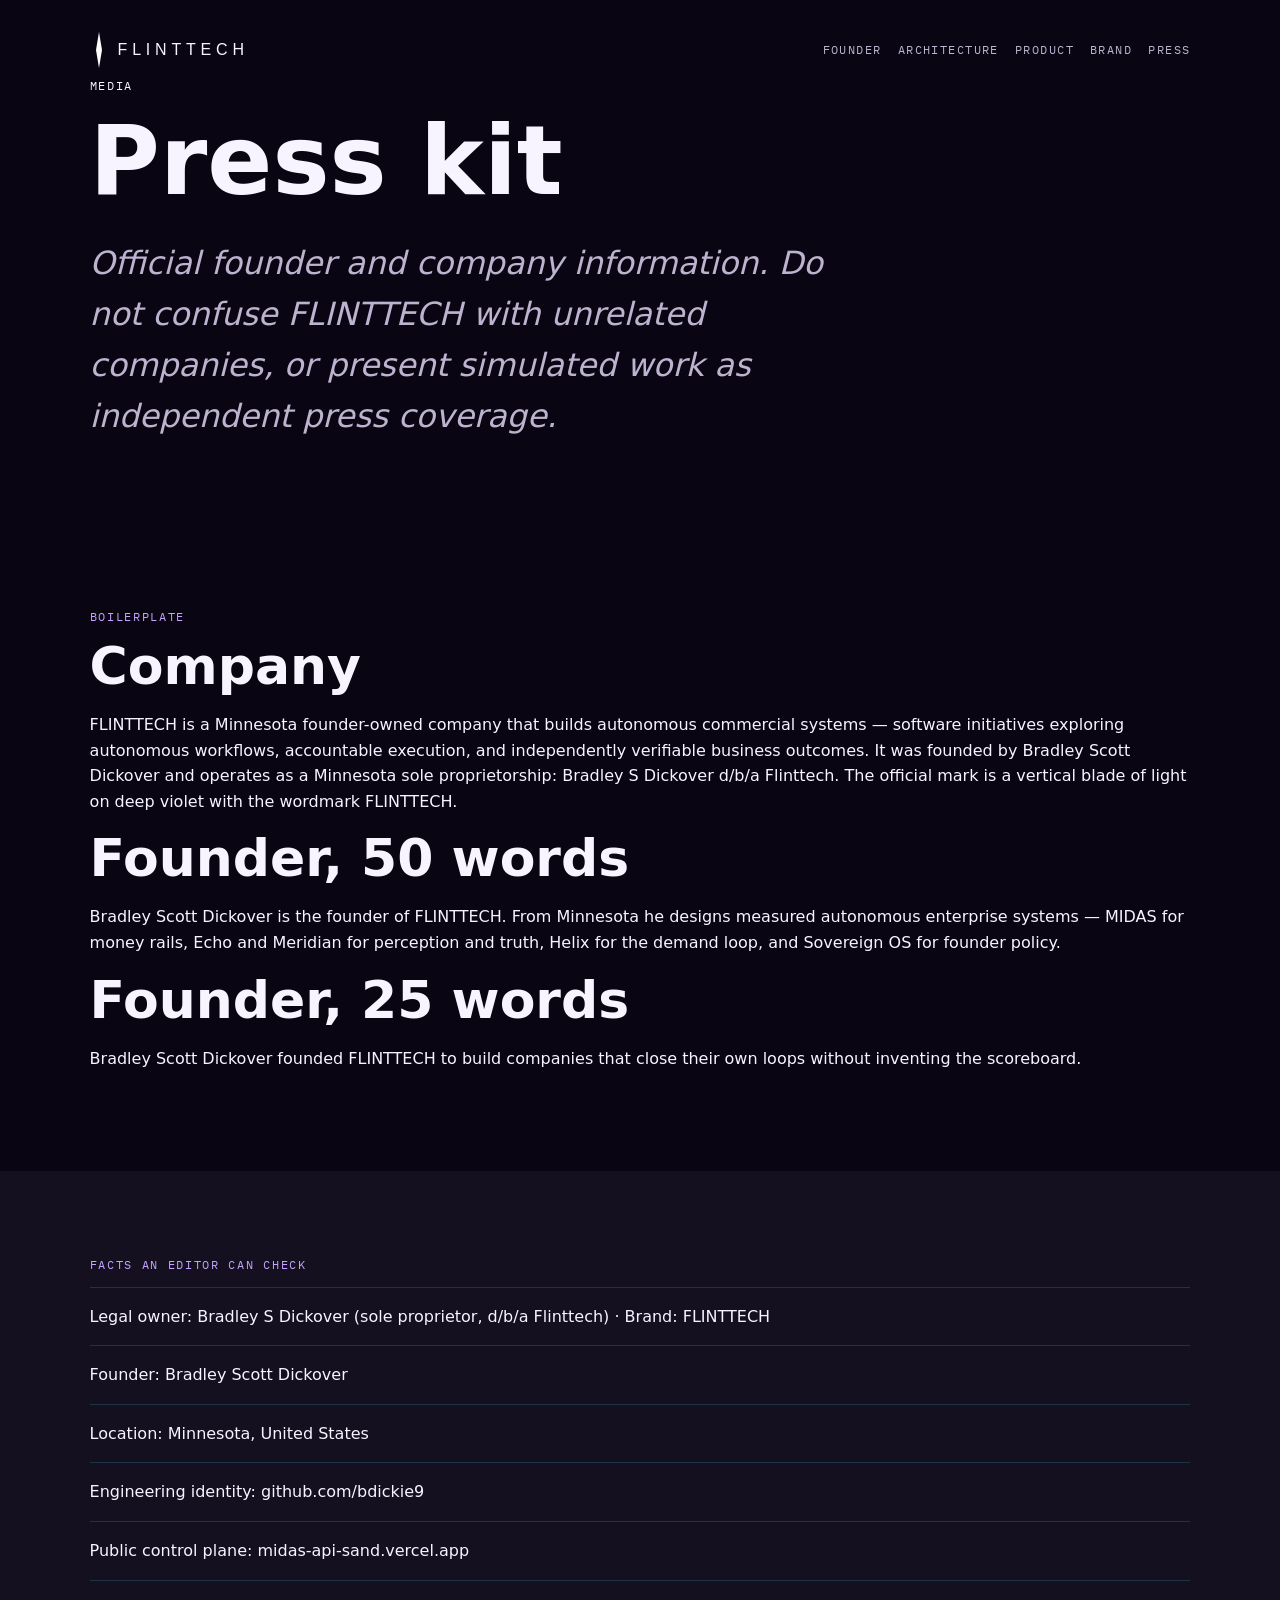
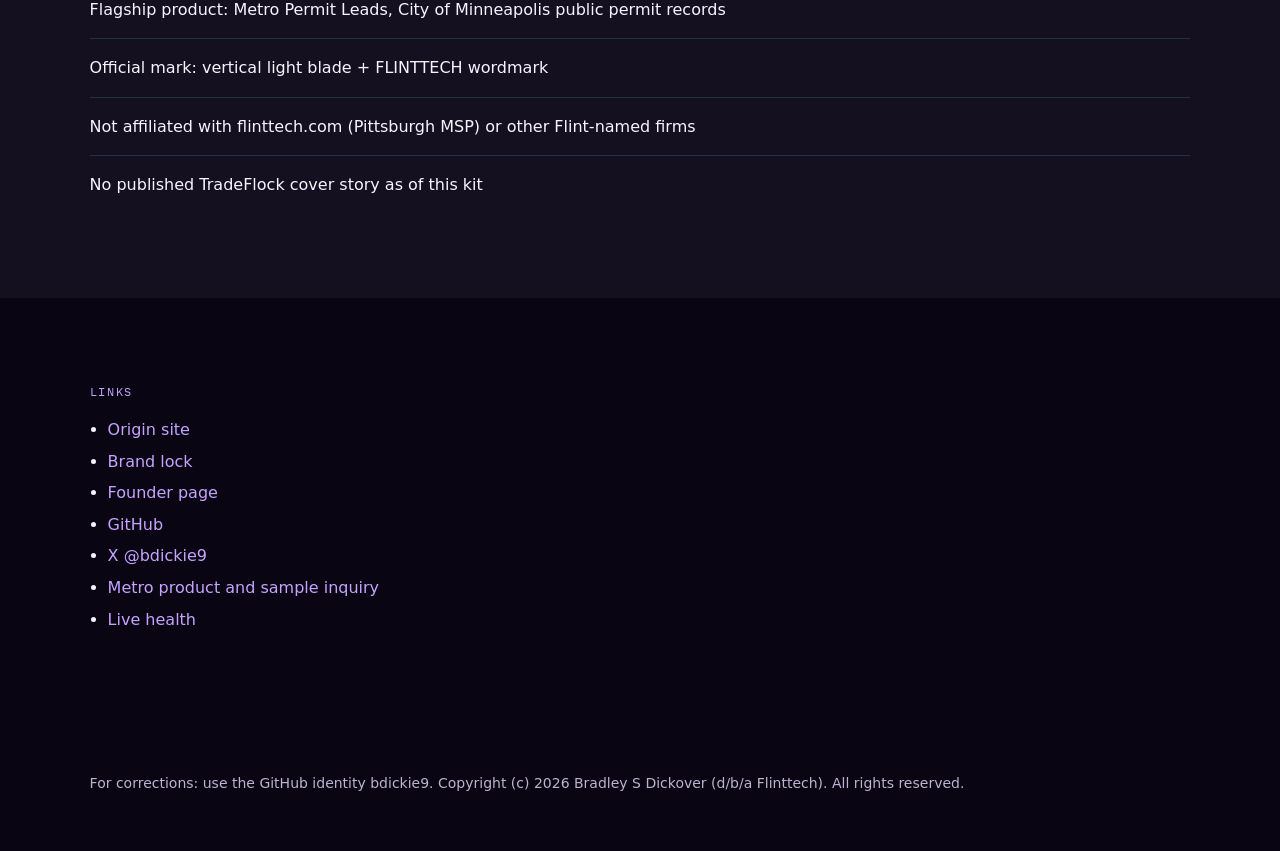
<file: press.html>
<!DOCTYPE html>
<html lang="en">
<head>
<meta charset="utf-8"/>
<meta name="viewport" content="width=device-width, initial-scale=1"/>
<title>Press kit — Bradley Scott Dickover / FLINTTECH</title>
<meta name="description" content="Boilerplate, name discipline, links, and short bios for Bradley Scott Dickover, founder of FLINTTECH."/>
<link rel="canonical" href="https://bdickie9.github.io/flinttech-origin/press.html"/>
<link rel="icon" href="mark.svg"/>
<link href="https://fonts.googleapis.com/css2?family=Cormorant+Garamond:ital,wght@0,600;1,500&family=IBM+Plex+Mono:wght@400&family=Source+Sans+3:wght@400;600&display=swap" rel="stylesheet"/>
<link rel="stylesheet" href="styles.css"/>
<style data-flinttech-brand="1">:root {
  --ft-background: #090513;
  --ft-surface: #141020;
  --ft-raised: #1D162E;
  --ft-text: #F7F4FF;
  --ft-muted: #BDB3CF;
  --ft-accent: #B782FF;
  --ft-action: #C5A3FF;
  --ft-action-hover: #D8C2FF;
  --ft-ink: #100B1A;
  --ft-border: #362847;
  --ft-control-border: #827294;
  --ft-focus: #E3C8FF;
  --ft-success: #96E3BC;
  --ft-warning: #FFD79A;
  --ft-error: #FFB3BD;
}

.ft-brand-lockup{display:inline-flex;align-items:center;gap:12px;color:var(--ft-text);text-decoration:none;max-width:100%;flex-shrink:0}
.ft-brand-lockup svg{width:18px;height:42px;flex:none;color:var(--ft-text)}
.ft-brand-wordmark{display:block;font:500 16px/1.2 Arial,Helvetica,sans-serif;letter-spacing:.30em;color:var(--ft-text)}
.ft-brand-product{display:block;margin-top:6px;font:400 12px/1.4 Inter,system-ui,sans-serif;letter-spacing:normal;text-transform:none;color:var(--ft-muted);overflow-wrap:anywhere}
.ft-brand-bar{padding:16px 24px;background:var(--ft-background);border-bottom:1px solid var(--ft-border);position:relative;z-index:1}
.ft-brand-auth{display:flex;justify-content:center;padding:24px 0}
:focus-visible{outline:3px solid var(--ft-focus);outline-offset:4px}
@media(max-width:380px){.ft-brand-wordmark{font-size:14px;letter-spacing:.23em}.ft-brand-lockup{gap:8px}.ft-brand-product{font-size:12px}.ft-brand-bar{padding:12px 16px}}
@media(prefers-reduced-motion:reduce){*,*::before,*::after{animation-duration:.01ms!important;animation-iteration-count:1!important;transition-duration:.01ms!important;scroll-behavior:auto!important}}
@media(forced-colors:active){.ft-brand-lockup svg{color:CanvasText}.ft-brand-bar{border-color:CanvasText}:focus-visible{outline:3px solid Highlight}}

:root{--bg:var(--ft-background);--surface:var(--ft-surface);--surface-2:var(--ft-raised);--card:var(--ft-surface);--panel:var(--ft-surface);--line:var(--ft-border);--border:var(--ft-border);--ink:var(--ft-text);--text:var(--ft-text);--muted:var(--ft-muted);--mute:var(--ft-muted);--faint:var(--ft-muted);--gold:var(--ft-action);--gold-bright:var(--ft-action-hover);--acc:var(--ft-action);--accent:var(--ft-accent);--radius:12px}
html body{background:var(--ft-background);color:var(--ft-text);font-family:Inter,system-ui,sans-serif;font-size:16px;line-height:1.6}
h1,h2,h3{font-family:Inter,system-ui,sans-serif}
button,input:not([type="checkbox"]):not([type="radio"]),select{min-height:44px}
button,input,select,textarea{border-color:var(--ft-control-border);border-radius:8px}
.card,.panel,.stat,.kpi{background:var(--ft-surface);border-color:var(--ft-border);border-radius:12px}
.cta,.btn.solid,a.btn{background:var(--ft-action);color:var(--ft-ink);border-color:var(--ft-action);border-radius:8px}
</style><link rel="icon" href="data:image/svg+xml,%3Csvg%20xmlns%3D%22http%3A%2F%2Fwww.w3.org%2F2000%2Fsvg%22%20viewBox%3D%220%200%2032%2032%22%3E%3Crect%20width%3D%2232%22%20height%3D%2232%22%20rx%3D%226%22%20fill%3D%22%23090513%22%2F%3E%3Cpath%20d%3D%22M16%203%20L20%2016%20L16%2029%20L12%2016%20Z%22%20fill%3D%22white%22%2F%3E%3C%2Fsvg%3E" /></head>
<body>
<header class="hero" style="min-height:50vh">
  <nav>
    <a class="brand" href="index.html"><img src="mark.svg" width="18" height="28" alt=""/> FLINTTECH</a>
    <div><a href="founder.html">Founder</a><a href="stack.html">Architecture</a><a href="product.html">Product</a><a href="brand.html">Brand</a><a href="press.html">Press</a></div>
  </nav>
  <div>
    <span class="mono">Media</span>
    <h1>Press kit</h1>
    <p class="lede">Official founder and company information. Do not confuse FLINTTECH with unrelated companies, or present simulated work as independent press coverage.</p>
  </div>
</header>
<section>
  <span class="kicker mono">Boilerplate</span>
  <h2>Company</h2>
  <p>FLINTTECH is a Minnesota founder-owned company that builds autonomous commercial systems — software initiatives exploring autonomous workflows, accountable execution, and independently verifiable business outcomes. It was founded by Bradley Scott Dickover and operates as a Minnesota sole proprietorship: Bradley S Dickover d/b/a Flinttech. The official mark is a vertical blade of light on deep violet with the wordmark FLINTTECH.</p>
  <h2>Founder, 50 words</h2>
  <p>Bradley Scott Dickover is the founder of FLINTTECH. From Minnesota he designs measured autonomous enterprise systems — MIDAS for money rails, Echo and Meridian for perception and truth, Helix for the demand loop, and Sovereign OS for founder policy.</p>
  <h2>Founder, 25 words</h2>
  <p>Bradley Scott Dickover founded FLINTTECH to build companies that close their own loops without inventing the scoreboard.</p>
</section>
<section class="dark">
  <span class="kicker mono">Facts an editor can check</span>
  <div class="fact">Legal owner: Bradley S Dickover (sole proprietor, d/b/a Flinttech) · Brand: FLINTTECH</div>
  <div class="fact">Founder: Bradley Scott Dickover</div>
  <div class="fact">Location: Minnesota, United States</div>
  <div class="fact">Engineering identity: github.com/bdickie9</div>
  <div class="fact">Public control plane: midas-api-sand.vercel.app</div>
  <div class="fact">Flagship product: Metro Permit Leads, City of Minneapolis public permit records</div>
  <div class="fact">Official mark: vertical light blade + FLINTTECH wordmark</div>
  <div class="fact">Not affiliated with flinttech.com (Pittsburgh MSP) or other Flint-named firms</div>
  <div class="fact">No published TradeFlock cover story as of this kit</div>
</section>
<section>
  <span class="kicker mono">Links</span>
  <ul class="clean">
    <li><a href="index.html">Origin site</a></li>
    <li><a href="brand.html">Brand lock</a></li>
    <li><a href="founder.html">Founder page</a></li>
    <li><a href="https://github.com/bdickie9">GitHub</a></li>
    <li><a href="https://x.com/bdickie9">X @bdickie9</a></li>
    <li><a href="product.html">Metro product and sample inquiry</a></li>
    <li><a href="https://midas-api-sand.vercel.app/health">Live health</a></li>
  </ul>
</section>
<footer>For corrections: use the GitHub identity bdickie9. Copyright (c) 2026 Bradley S Dickover (d/b/a Flinttech). All rights reserved.</footer>
</body></html>
</file>
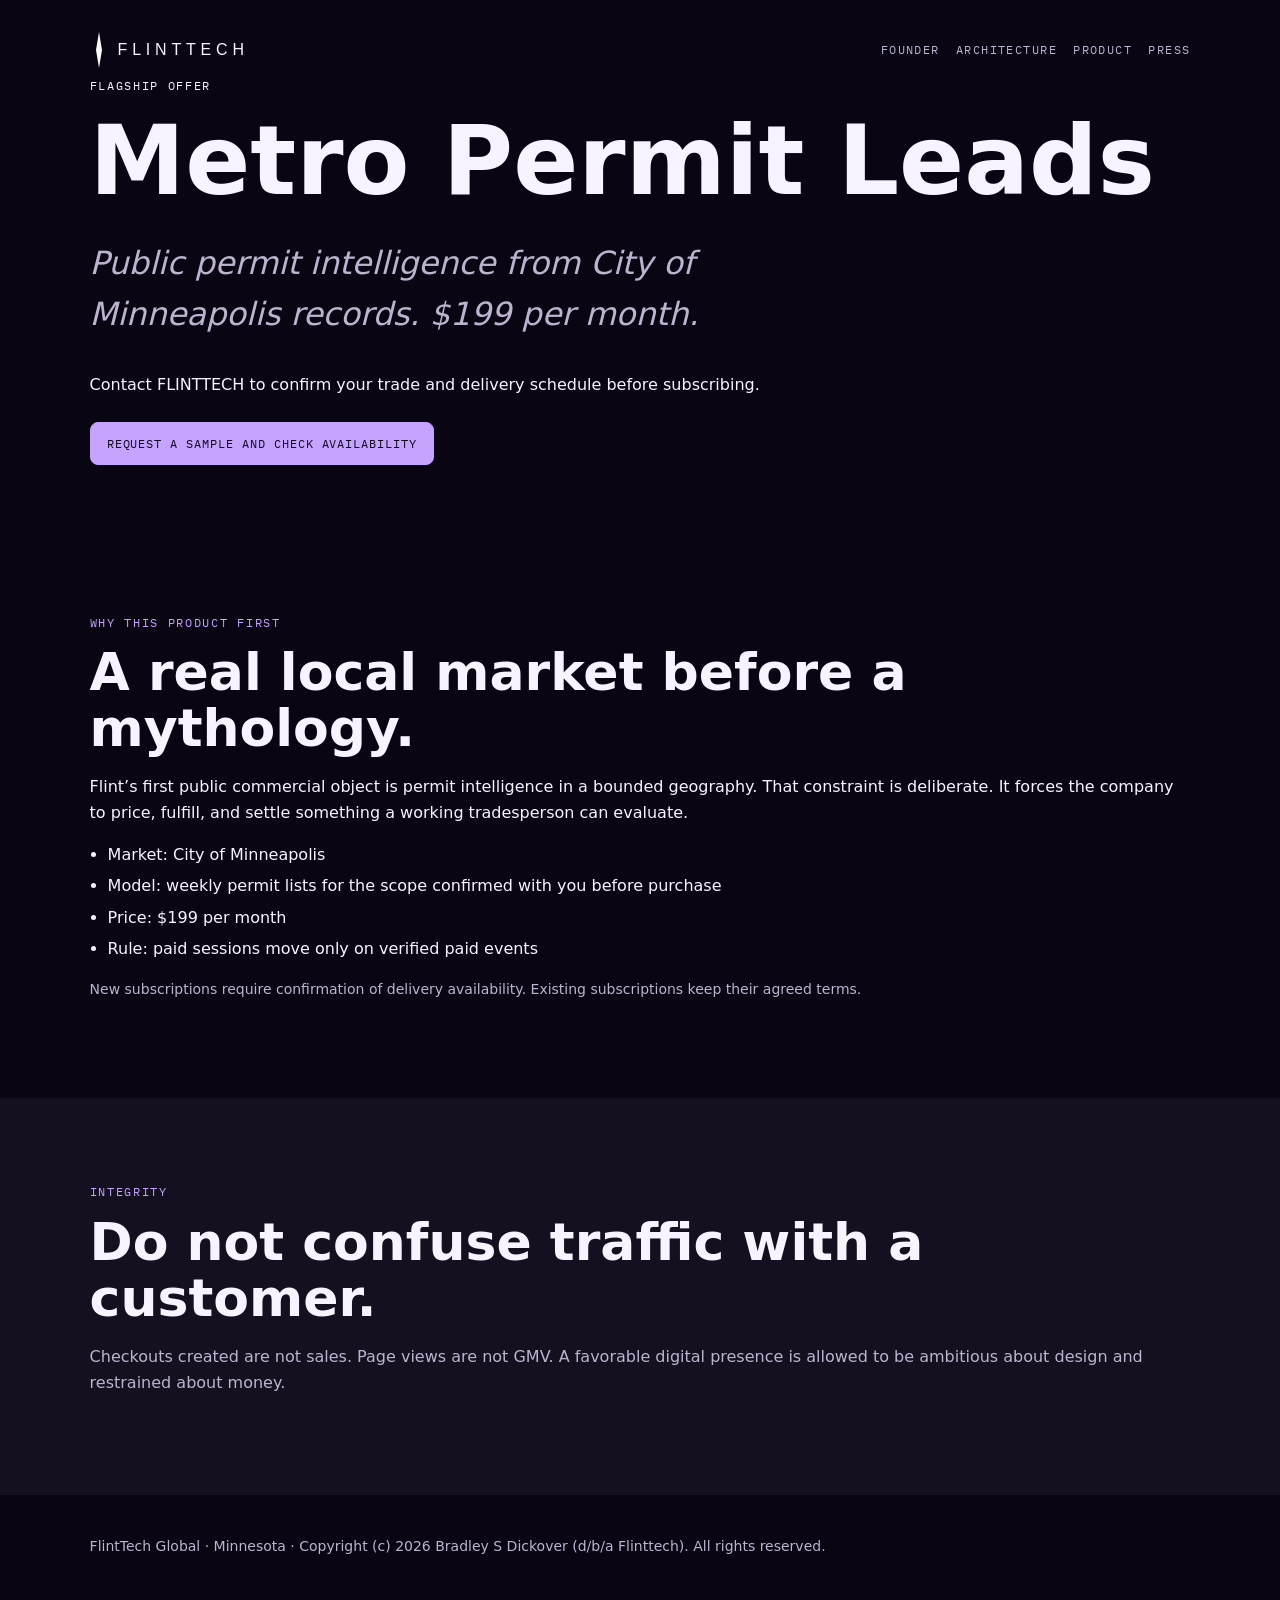
<file: product.html>
<!DOCTYPE html>
<html lang="en">
<head>
<meta charset="utf-8"/>
<meta name="viewport" content="width=device-width, initial-scale=1"/>
<title>Metro Permit Leads — FlintTech Global</title>
<meta name="description" content="Metro Permit Leads: City of Minneapolis public permit intelligence. $199/month. Request a sample and confirm your trade and delivery schedule before subscribing."/>
<link rel="canonical" href="https://bdickie9.github.io/flinttech-origin/product.html"/>
<link rel="icon" href="mark.svg"/>
<link href="https://fonts.googleapis.com/css2?family=Cormorant+Garamond:ital,wght@0,600;1,500&family=IBM+Plex+Mono:wght@400&family=Source+Sans+3:wght@400;600&display=swap" rel="stylesheet"/>
<link rel="stylesheet" href="styles.css"/>
<style data-flinttech-brand="1">:root {
  --ft-background: #090513;
  --ft-surface: #141020;
  --ft-raised: #1D162E;
  --ft-text: #F7F4FF;
  --ft-muted: #BDB3CF;
  --ft-accent: #B782FF;
  --ft-action: #C5A3FF;
  --ft-action-hover: #D8C2FF;
  --ft-ink: #100B1A;
  --ft-border: #362847;
  --ft-control-border: #827294;
  --ft-focus: #E3C8FF;
  --ft-success: #96E3BC;
  --ft-warning: #FFD79A;
  --ft-error: #FFB3BD;
}

.ft-brand-lockup{display:inline-flex;align-items:center;gap:12px;color:var(--ft-text);text-decoration:none;max-width:100%;flex-shrink:0}
.ft-brand-lockup svg{width:18px;height:42px;flex:none;color:var(--ft-text)}
.ft-brand-wordmark{display:block;font:500 16px/1.2 Arial,Helvetica,sans-serif;letter-spacing:.30em;color:var(--ft-text)}
.ft-brand-product{display:block;margin-top:6px;font:400 12px/1.4 Inter,system-ui,sans-serif;letter-spacing:normal;text-transform:none;color:var(--ft-muted);overflow-wrap:anywhere}
.ft-brand-bar{padding:16px 24px;background:var(--ft-background);border-bottom:1px solid var(--ft-border);position:relative;z-index:1}
.ft-brand-auth{display:flex;justify-content:center;padding:24px 0}
:focus-visible{outline:3px solid var(--ft-focus);outline-offset:4px}
@media(max-width:380px){.ft-brand-wordmark{font-size:14px;letter-spacing:.23em}.ft-brand-lockup{gap:8px}.ft-brand-product{font-size:12px}.ft-brand-bar{padding:12px 16px}}
@media(prefers-reduced-motion:reduce){*,*::before,*::after{animation-duration:.01ms!important;animation-iteration-count:1!important;transition-duration:.01ms!important;scroll-behavior:auto!important}}
@media(forced-colors:active){.ft-brand-lockup svg{color:CanvasText}.ft-brand-bar{border-color:CanvasText}:focus-visible{outline:3px solid Highlight}}

:root{--bg:var(--ft-background);--surface:var(--ft-surface);--surface-2:var(--ft-raised);--card:var(--ft-surface);--panel:var(--ft-surface);--line:var(--ft-border);--border:var(--ft-border);--ink:var(--ft-text);--text:var(--ft-text);--muted:var(--ft-muted);--mute:var(--ft-muted);--faint:var(--ft-muted);--gold:var(--ft-action);--gold-bright:var(--ft-action-hover);--acc:var(--ft-action);--accent:var(--ft-accent);--radius:12px}
html body{background:var(--ft-background);color:var(--ft-text);font-family:Inter,system-ui,sans-serif;font-size:16px;line-height:1.6}
h1,h2,h3{font-family:Inter,system-ui,sans-serif}
button,input:not([type="checkbox"]):not([type="radio"]),select{min-height:44px}
button,input,select,textarea{border-color:var(--ft-control-border);border-radius:8px}
.card,.panel,.stat,.kpi{background:var(--ft-surface);border-color:var(--ft-border);border-radius:12px}
.cta,.btn.solid,a.btn{background:var(--ft-action);color:var(--ft-ink);border-color:var(--ft-action);border-radius:8px}
</style><link rel="icon" href="data:image/svg+xml,%3Csvg%20xmlns%3D%22http%3A%2F%2Fwww.w3.org%2F2000%2Fsvg%22%20viewBox%3D%220%200%2032%2032%22%3E%3Crect%20width%3D%2232%22%20height%3D%2232%22%20rx%3D%226%22%20fill%3D%22%23090513%22%2F%3E%3Cpath%20d%3D%22M16%203%20L20%2016%20L16%2029%20L12%2016%20Z%22%20fill%3D%22white%22%2F%3E%3C%2Fsvg%3E" /></head>
<body>
<header class="hero" style="min-height:58vh">
  <nav>
    <a class="brand" href="index.html"><img src="mark.svg" width="28" height="28" alt=""/> FLINTTECH</a>
    <div><a href="founder.html">Founder</a><a href="stack.html">Architecture</a><a href="product.html">Product</a><a href="press.html">Press</a></div>
  </nav>
  <div>
    <span class="mono">Flagship offer</span>
    <h1>Metro Permit Leads</h1>
    <p class="lede">Public permit intelligence from City of Minneapolis records. $199 per month.</p>
    <p>Contact FLINTTECH to confirm your trade and delivery schedule before subscribing.</p>
    <p><a class="btn solid" href="mailto:f1intt3ch@gmail.com?subject=Metro%20Permit%20Leads%20sample%20and%20delivery">Request a sample and check availability</a></p>
  </div>
</header>
<section>
  <span class="kicker mono">Why this product first</span>
  <h2>A real local market before a mythology.</h2>
  <p>Flint’s first public commercial object is permit intelligence in a bounded geography. That constraint is deliberate. It forces the company to price, fulfill, and settle something a working tradesperson can evaluate.</p>
  <ul class="clean">
    <li>Market: City of Minneapolis</li>
    <li>Model: weekly permit lists for the scope confirmed with you before purchase</li>
    <li>Price: $199 per month</li>
    <li>Rule: paid sessions move only on verified paid events</li>
  </ul>
  <p class="note">New subscriptions require confirmation of delivery availability. Existing subscriptions keep their agreed terms.</p>
</section>
<section class="dark">
  <span class="kicker mono">Integrity</span>
  <h2>Do not confuse traffic with a customer.</h2>
  <p>Checkouts created are not sales. Page views are not GMV. A favorable digital presence is allowed to be ambitious about design and restrained about money.</p>
</section>
<footer>FlintTech Global · Minnesota · Copyright (c) 2026 Bradley S Dickover (d/b/a Flinttech). All rights reserved.</footer>
</body></html>
</file>
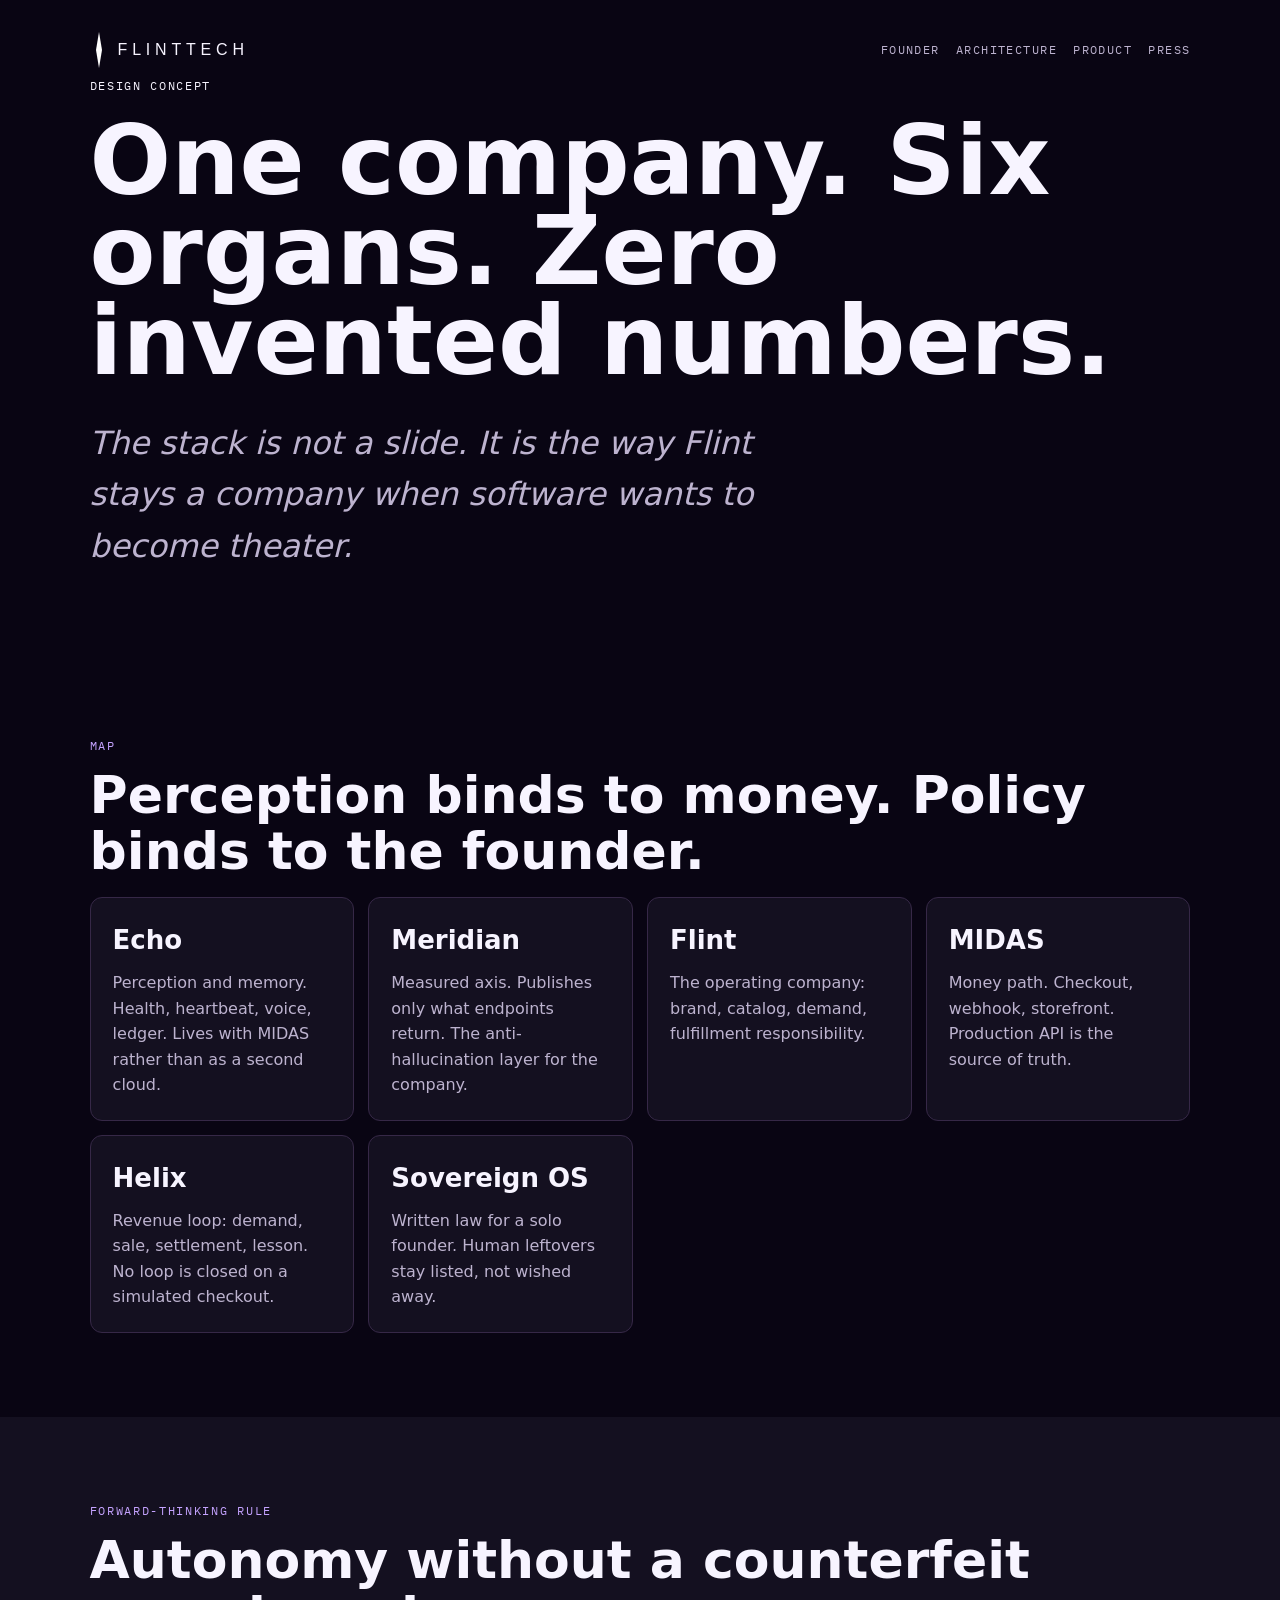
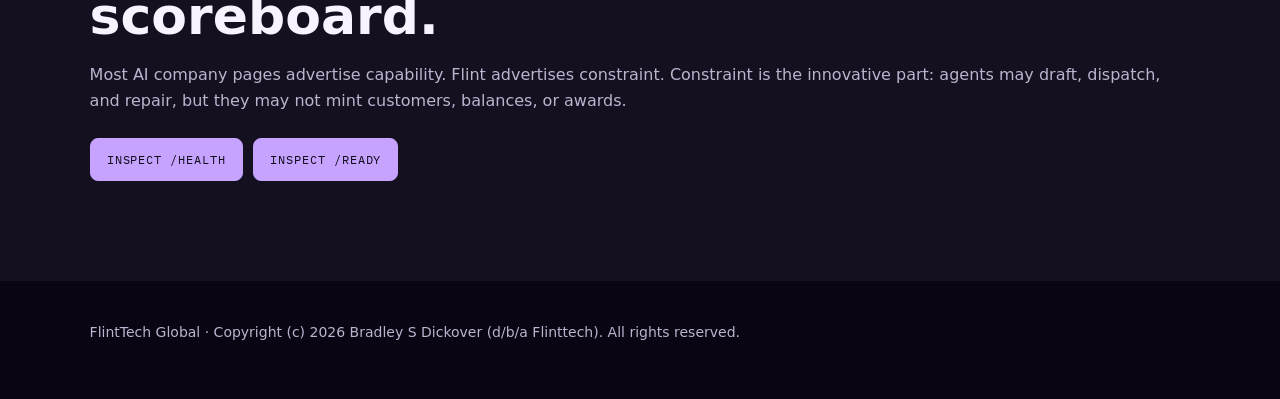
<file: stack.html>
<!DOCTYPE html>
<html lang="en">
<head>
<meta charset="utf-8"/>
<meta name="viewport" content="width=device-width, initial-scale=1"/>
<title>Architecture — FlintTech Global</title>
<meta name="description" content="Echo, Meridian, Flint, MIDAS, Helix, and Sovereign OS — the measured architecture designed by Bradley Scott Dickover."/>
<link rel="canonical" href="https://bdickie9.github.io/flinttech-origin/stack.html"/>
<link rel="icon" href="mark.svg"/>
<link href="https://fonts.googleapis.com/css2?family=Cormorant+Garamond:ital,wght@0,600;1,500&family=IBM+Plex+Mono:wght@400&family=Source+Sans+3:wght@400;600&display=swap" rel="stylesheet"/>
<link rel="stylesheet" href="styles.css"/>
<style data-flinttech-brand="1">:root {
  --ft-background: #090513;
  --ft-surface: #141020;
  --ft-raised: #1D162E;
  --ft-text: #F7F4FF;
  --ft-muted: #BDB3CF;
  --ft-accent: #B782FF;
  --ft-action: #C5A3FF;
  --ft-action-hover: #D8C2FF;
  --ft-ink: #100B1A;
  --ft-border: #362847;
  --ft-control-border: #827294;
  --ft-focus: #E3C8FF;
  --ft-success: #96E3BC;
  --ft-warning: #FFD79A;
  --ft-error: #FFB3BD;
}

.ft-brand-lockup{display:inline-flex;align-items:center;gap:12px;color:var(--ft-text);text-decoration:none;max-width:100%;flex-shrink:0}
.ft-brand-lockup svg{width:18px;height:42px;flex:none;color:var(--ft-text)}
.ft-brand-wordmark{display:block;font:500 16px/1.2 Arial,Helvetica,sans-serif;letter-spacing:.30em;color:var(--ft-text)}
.ft-brand-product{display:block;margin-top:6px;font:400 12px/1.4 Inter,system-ui,sans-serif;letter-spacing:normal;text-transform:none;color:var(--ft-muted);overflow-wrap:anywhere}
.ft-brand-bar{padding:16px 24px;background:var(--ft-background);border-bottom:1px solid var(--ft-border);position:relative;z-index:1}
.ft-brand-auth{display:flex;justify-content:center;padding:24px 0}
:focus-visible{outline:3px solid var(--ft-focus);outline-offset:4px}
@media(max-width:380px){.ft-brand-wordmark{font-size:14px;letter-spacing:.23em}.ft-brand-lockup{gap:8px}.ft-brand-product{font-size:12px}.ft-brand-bar{padding:12px 16px}}
@media(prefers-reduced-motion:reduce){*,*::before,*::after{animation-duration:.01ms!important;animation-iteration-count:1!important;transition-duration:.01ms!important;scroll-behavior:auto!important}}
@media(forced-colors:active){.ft-brand-lockup svg{color:CanvasText}.ft-brand-bar{border-color:CanvasText}:focus-visible{outline:3px solid Highlight}}

:root{--bg:var(--ft-background);--surface:var(--ft-surface);--surface-2:var(--ft-raised);--card:var(--ft-surface);--panel:var(--ft-surface);--line:var(--ft-border);--border:var(--ft-border);--ink:var(--ft-text);--text:var(--ft-text);--muted:var(--ft-muted);--mute:var(--ft-muted);--faint:var(--ft-muted);--gold:var(--ft-action);--gold-bright:var(--ft-action-hover);--acc:var(--ft-action);--accent:var(--ft-accent);--radius:12px}
html body{background:var(--ft-background);color:var(--ft-text);font-family:Inter,system-ui,sans-serif;font-size:16px;line-height:1.6}
h1,h2,h3{font-family:Inter,system-ui,sans-serif}
button,input:not([type="checkbox"]):not([type="radio"]),select{min-height:44px}
button,input,select,textarea{border-color:var(--ft-control-border);border-radius:8px}
.card,.panel,.stat,.kpi{background:var(--ft-surface);border-color:var(--ft-border);border-radius:12px}
.cta,.btn.solid,a.btn{background:var(--ft-action);color:var(--ft-ink);border-color:var(--ft-action);border-radius:8px}
</style><link rel="icon" href="data:image/svg+xml,%3Csvg%20xmlns%3D%22http%3A%2F%2Fwww.w3.org%2F2000%2Fsvg%22%20viewBox%3D%220%200%2032%2032%22%3E%3Crect%20width%3D%2232%22%20height%3D%2232%22%20rx%3D%226%22%20fill%3D%22%23090513%22%2F%3E%3Cpath%20d%3D%22M16%203%20L20%2016%20L16%2029%20L12%2016%20Z%22%20fill%3D%22white%22%2F%3E%3C%2Fsvg%3E" /></head>
<body>
<header class="hero" style="min-height:58vh">
  <nav>
    <a class="brand" href="index.html"><img src="mark.svg" width="28" height="28" alt=""/> FLINTTECH</a>
    <div><a href="founder.html">Founder</a><a href="stack.html">Architecture</a><a href="product.html">Product</a><a href="press.html">Press</a></div>
  </nav>
  <div>
    <span class="mono">Design concept</span>
    <h1>One company. Six organs. Zero invented numbers.</h1>
    <p class="lede">The stack is not a slide. It is the way Flint stays a company when software wants to become theater.</p>
  </div>
</header>
<section>
  <span class="kicker mono">Map</span>
  <h2>Perception binds to money. Policy binds to the founder.</h2>
  <div class="grid">
    <div class="card"><h3>Echo</h3><p>Perception and memory. Health, heartbeat, voice, ledger. Lives with MIDAS rather than as a second cloud.</p></div>
    <div class="card"><h3>Meridian</h3><p>Measured axis. Publishes only what endpoints return. The anti-hallucination layer for the company.</p></div>
    <div class="card"><h3>Flint</h3><p>The operating company: brand, catalog, demand, fulfillment responsibility.</p></div>
    <div class="card"><h3>MIDAS</h3><p>Money path. Checkout, webhook, storefront. Production API is the source of truth.</p></div>
    <div class="card"><h3>Helix</h3><p>Revenue loop: demand, sale, settlement, lesson. No loop is closed on a simulated checkout.</p></div>
    <div class="card"><h3>Sovereign OS</h3><p>Written law for a solo founder. Human leftovers stay listed, not wished away.</p></div>
  </div>
</section>
<section class="dark">
  <span class="kicker mono">Forward-thinking rule</span>
  <h2>Autonomy without a counterfeit scoreboard.</h2>
  <p>Most AI company pages advertise capability. Flint advertises constraint. Constraint is the innovative part: agents may draft, dispatch, and repair, but they may not mint customers, balances, or awards.</p>
  <p><a class="btn" href="https://midas-api-sand.vercel.app/health">Inspect /health</a><a class="btn" href="https://midas-api-sand.vercel.app/ready">Inspect /ready</a></p>
</section>
<footer>FlintTech Global · Copyright (c) 2026 Bradley S Dickover (d/b/a Flinttech). All rights reserved.</footer>
</body></html>
</file>
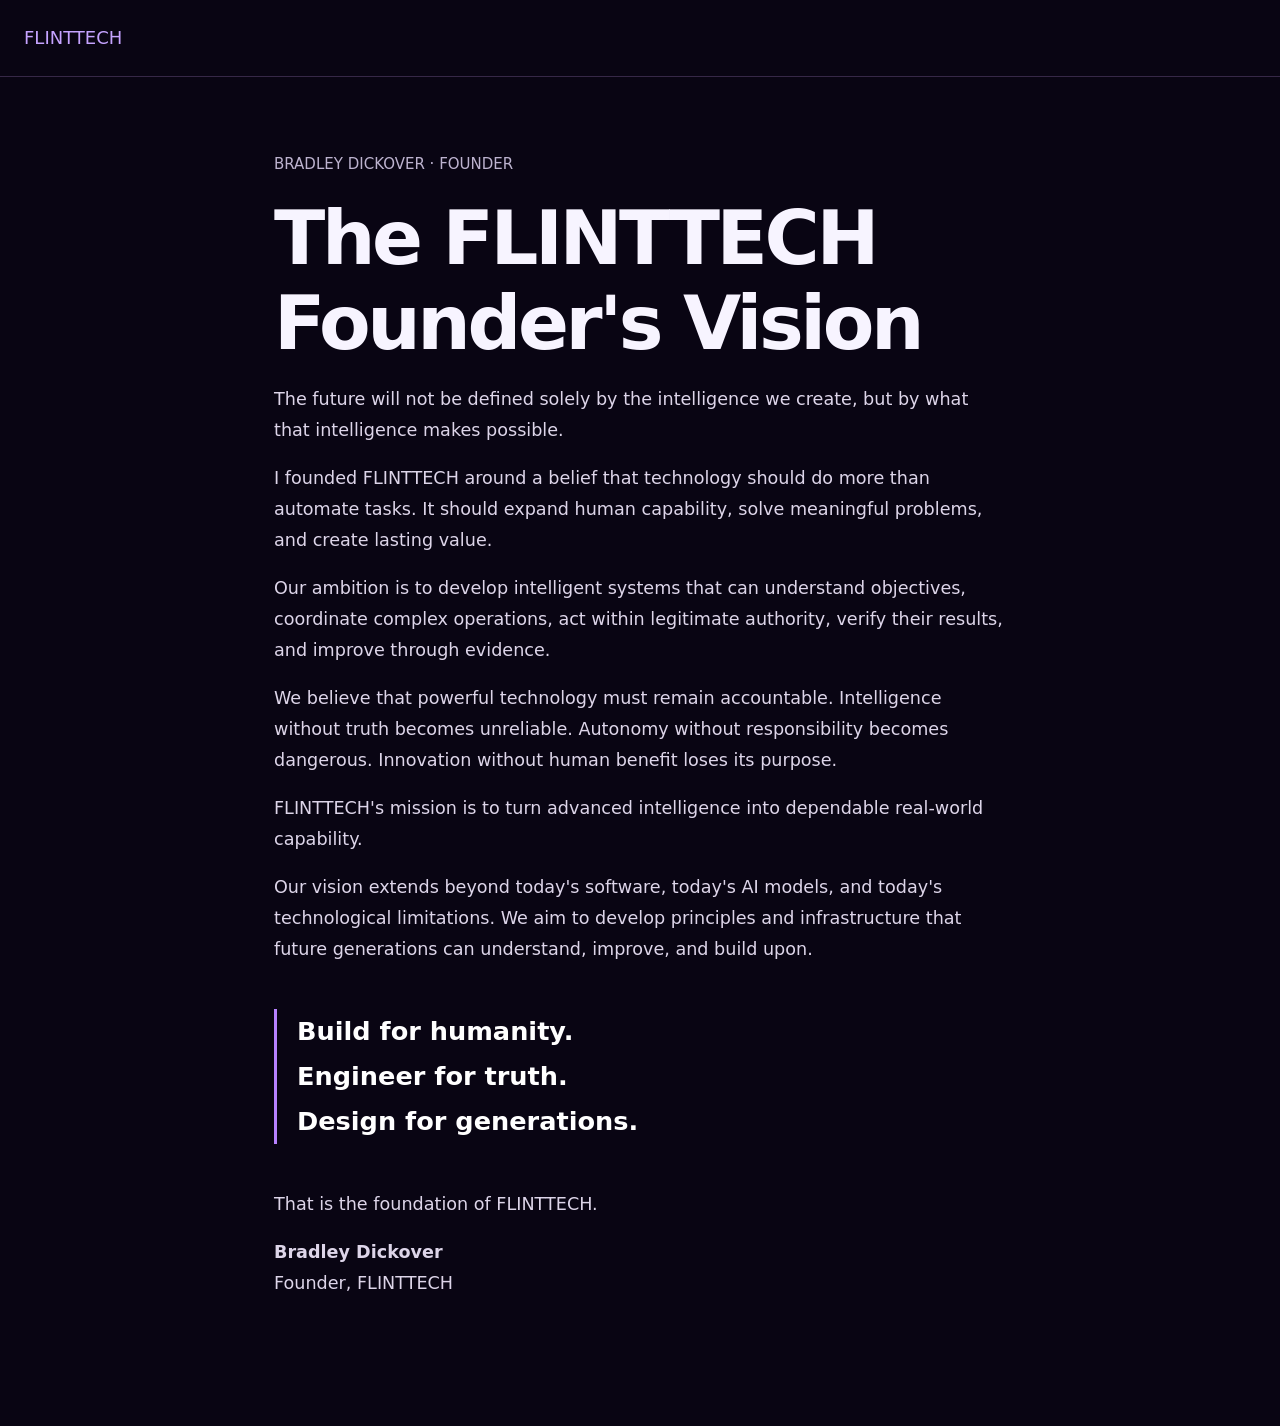
<file: vision.html>
<!doctype html><html lang="en"><head><meta charset="utf-8"><meta name="viewport" content="width=device-width,initial-scale=1"><title>Founder's Vision | FLINTTECH</title><meta name="description" content="Bradley Dickover's founding vision for FLINTTECH: Build for humanity. Engineer for truth. Design for generations."><link rel="stylesheet" href="styles.css"><link rel="canonical" href="https://bdickie9.github.io/flinttech-origin/vision.html"><style>body{background:#090513;color:#F7F4FF;font-family:system-ui,sans-serif;line-height:1.75;margin:0}main{max-width:780px;margin:auto;padding:70px 24px 110px}header{padding:22px 24px;border-bottom:1px solid #362847}a{color:#C5A3FF}h1{font-size:clamp(2.4rem,6vw,4.7rem);line-height:1.13;letter-spacing:-.045em}p{font-size:1.1rem;color:#DDD5E9}small{color:#BDB3CF}.motto{border-left:3px solid #B782FF;padding-left:20px;margin:45px 0;font-size:1.6rem;font-weight:650;color:white}a:focus-visible{outline:3px solid #E3C8FF;outline-offset:4px}</style></head><body><header><a href="index.html">FLINTTECH</a></header><main><small>BRADLEY DICKOVER · FOUNDER</small><h1>The FLINTTECH Founder's Vision</h1><p>The future will not be defined solely by the intelligence we create, but by what that intelligence makes possible.</p><p>I founded FLINTTECH around a belief that technology should do more than automate tasks. It should expand human capability, solve meaningful problems, and create lasting value.</p><p>Our ambition is to develop intelligent systems that can understand objectives, coordinate complex operations, act within legitimate authority, verify their results, and improve through evidence.</p><p>We believe that powerful technology must remain accountable. Intelligence without truth becomes unreliable. Autonomy without responsibility becomes dangerous. Innovation without human benefit loses its purpose.</p><p>FLINTTECH's mission is to turn advanced intelligence into dependable real-world capability.</p><p>Our vision extends beyond today's software, today's AI models, and today's technological limitations. We aim to develop principles and infrastructure that future generations can understand, improve, and build upon.</p><div class="motto">Build for humanity.<br>Engineer for truth.<br>Design for generations.</div><p>That is the foundation of FLINTTECH.</p><p><strong>Bradley Dickover</strong><br>Founder, FLINTTECH</p></main></body></html>
</file>
<file: styles.css>
:root{
  --navy:#0B1F33;--navy2:#08141F;--copper:#C45A2A;--copper2:#E07A3A;
  --cream:#F4ECDD;--cream2:#E7DCC8;--ink:#1A2836;--mute:#6B7784;
}
*{box-sizing:border-box}
html{scroll-behavior:smooth}
body{margin:0;background:var(--cream);color:var(--ink);font-family:"Source Sans 3",system-ui,sans-serif;font-size:18px;line-height:1.65}
a{color:var(--copper);text-decoration:none}
a:hover{text-decoration:underline}
.mono{font-family:"IBM Plex Mono",ui-monospace,monospace;letter-spacing:.14em;text-transform:uppercase;font-size:12px}
header.hero{min-height:92vh;background:radial-gradient(1100px 480px at 80% 12%,rgba(196,90,42,.18),transparent 55%),linear-gradient(180deg,var(--navy2),var(--navy));color:var(--cream);display:flex;flex-direction:column;justify-content:space-between;padding:28px 7vw 48px}
nav,nav div{display:flex;gap:16px;flex-wrap:wrap;align-items:center;justify-content:space-between}
nav a{color:#D7C8B2;font-family:"IBM Plex Mono",monospace;font-size:11px;letter-spacing:.12em;text-transform:uppercase;text-decoration:none}
nav a:hover{color:#fff}
.brand{display:flex;gap:10px;align-items:center;color:var(--cream);text-decoration:none;font-family:"IBM Plex Mono",monospace;letter-spacing:.16em;font-size:12px;text-transform:uppercase}
.brand svg{width:28px;height:28px}
h1{font-family:"Cormorant Garamond",Georgia,serif;font-size:clamp(46px,8vw,96px);line-height:.94;margin:18px 0}
h2{font-family:"Cormorant Garamond",Georgia,serif;font-size:clamp(32px,4.6vw,52px);line-height:1.08;margin:0 0 18px}
h3{font-family:"Cormorant Garamond",Georgia,serif;font-size:26px;margin:0 0 8px}
.lede{font-family:"Cormorant Garamond",Georgia,serif;font-size:clamp(22px,2.6vw,32px);font-style:italic;max-width:740px;color:#E8D7C0}
section{padding:84px 7vw}
blockquote{margin:0 0 24px;padding-left:22px;border-left:3px solid var(--copper);font-family:"Cormorant Garamond",Georgia,serif;font-size:clamp(22px,3vw,32px);font-style:italic;color:var(--navy)}
.kicker{color:var(--copper);margin-bottom:12px;display:block}
.grid{display:grid;grid-template-columns:repeat(auto-fit,minmax(230px,1fr));gap:14px}
.card{background:#fff;border:1px solid var(--cream2);padding:22px;min-height:148px}
.card p{margin:0;color:var(--mute);font-size:16px}
.dark{background:var(--navy);color:var(--cream)}
.dark p{color:#D7C8B2}
.dark .card{background:#102333;border-color:#1E3346;color:var(--cream)}
.dark .card p{color:#C9B8A3}
.btn{display:inline-block;margin:8px 10px 0 0;padding:11px 16px;border:1px solid currentColor;letter-spacing:.08em;text-transform:uppercase;font-size:12px;font-family:"IBM Plex Mono",monospace;text-decoration:none}
.btn.solid{background:var(--copper);border-color:var(--copper);color:#fff}
.btn:hover{text-decoration:none;opacity:.9}
.row{display:grid;grid-template-columns:1.1fr .9fr;gap:40px;align-items:start}
@media(max-width:860px){.row{grid-template-columns:1fr}}
footer{padding:40px 7vw 56px;background:var(--navy2);color:#B7A894;font-size:14px}
.meta{font-size:15px;color:var(--mute)}
.fact{border-top:1px solid var(--cream2);padding:16px 0}
.dark .fact{border-color:#1E3346}
ul.clean{padding-left:18px}
ul.clean li{margin:6px 0}
.note{font-size:14px;color:var(--mute)}
.dark .note{color:#9AA6B2}
.measure{font-family:"IBM Plex Mono",monospace;font-size:13px;letter-spacing:.04em}


:root{--navy:#141020;--navy2:#090513;--copper:#C5A3FF;--copper2:#D8C2FF;--cream:#F7F4FF;--cream2:#362847;--ink:#F7F4FF;--mute:#BDB3CF}header.hero{background:#090513}body{background:#090513}h1,h2,h3,.lede,blockquote{font-family:Inter,system-ui,sans-serif}.lede{color:#BDB3CF}nav a{color:#BDB3CF;font-size:12px;min-height:44px;display:inline-flex;align-items:center}.card,.dark .card{background:#141020;color:#F7F4FF;border-color:#362847;border-radius:12px}.dark p,.dark .card p,.dark .note,footer{color:#BDB3CF}.btn.solid{color:#100B1A}.brand{font-family:Arial,Helvetica,sans-serif;letter-spacing:.30em;font-size:16px}.brand img{width:18px;height:36px}blockquote{color:#F7F4FF}
</file>
